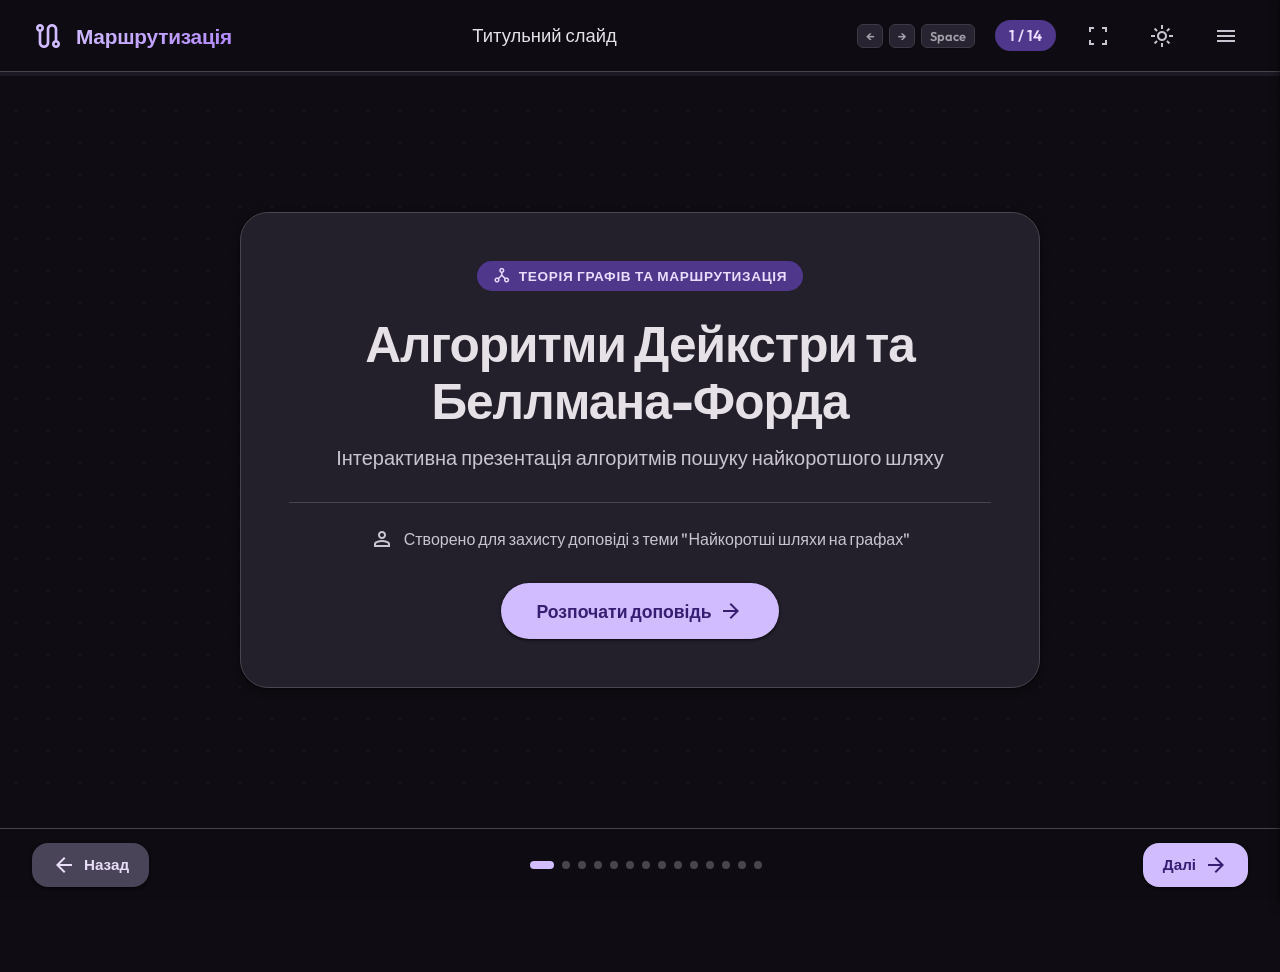
<file: index.html>
<!DOCTYPE html>
<html lang="uk">
<head>
  <meta charset="UTF-8">
  <meta name="viewport" content="width=device-width, initial-scale=1.0">
  <title>Дейкстра та Беллман-Форд | Інтерактивна SPA-Презентація</title>
  <meta name="description" content="Інтерактивна SPA-презентація про алгоритми пошуку найкоротшого шляху на графах: Дейкстри та Беллмана-Форда в стилі Material 3.">
  <link rel="preconnect" href="https://fonts.googleapis.com">
  <link rel="preconnect" href="https://fonts.gstatic.com" crossorigin>
  <link href="https://fonts.googleapis.com/css2?family=Fira+Code:wght@400;500;600&family=Outfit:wght@300;400;500;600;700;800&family=Material+Symbols+Outlined:opsz,wght,FILL,GRAD@20..48,100..700,0..1,-50..200&display=swap" rel="stylesheet">
  <link rel="stylesheet" href="style.css">
</head>
<body>

  <!-- Навігаційна панель зверху (Header) -->
  <header class="app-header">
    <div class="logo">
      <div class="logo-icon-wrapper">
        <span class="material-symbols-outlined" style="font-size: 32px;">route</span>
      </div>
      <span class="logo-text">Маршрутизація</span>
    </div>
    
    <div class="header-center">
      <span id="slide-title-display">Титульний слайд</span>
    </div>

    <div class="header-right">
      <div class="keyboard-hint" title="Використовуйте стрілки ← та → на клавіатурі">
        <span class="key">←</span> <span class="key">→</span> <span class="key">Space</span>
      </div>
      <div class="slide-counter">
        <span id="current-slide-num">1</span> / <span id="total-slides-num">14</span>
      </div>
      <button class="fullscreen-toggle-btn" id="fullscreen-toggle" aria-label="Повноекранний режим презентації" title="Повноекранний режим">
        <span class="material-symbols-outlined">fullscreen</span>
      </button>
      <button class="theme-toggle-btn" id="theme-toggle" aria-label="Змінити тему сайту" title="Змінити тему">
        <span class="material-symbols-outlined">light_mode</span>
      </button>
      <button class="menu-toggle-btn" id="menu-toggle" aria-label="Відкрити меню слайдів">
        <span class="material-symbols-outlined">menu</span>
      </button>
    </div>
  </header>

  <!-- Плаваюча кнопка для виходу з повноекранного режиму -->
  <button class="floating-fullscreen-exit-btn" id="fullscreen-exit-floating" aria-label="Вийти з повноекранного режиму" title="Вийти з повноекранного режиму">
    <span class="material-symbols-outlined">fullscreen_exit</span>
  </button>

  <!-- Прогрес-бар презентації -->
  <div class="progress-bar-container">
    <div class="progress-bar" id="progress-bar"></div>
  </div>

  <!-- Висувне швидке меню слайдів (Sidebar) -->
  <aside class="sidebar-menu" id="sidebar-menu">
    <div class="sidebar-header">
      <h3>Зміст доповіді</h3>
      <button class="close-menu-btn" id="menu-close">&times;</button>
    </div>
    <ul class="slide-list" id="slide-list-links">
      <!-- Заповнюється динамічно через JS -->
    </ul>
  </aside>
  <div class="sidebar-overlay" id="sidebar-overlay"></div>

  <!-- Головний контейнер слайд-шоу -->
  <main id="presentation" class="presentation-container">

    <!-- СЛАЙД 1: Титульний -->
    <section class="slide active" data-title="Титульний слайд">
      <div class="slide-content hero-slide">
        <div class="hero-bg-network"></div>
        <div class="hero-card">
          <div class="badge">
            <span class="material-symbols-outlined">network_node</span>
            <span>Теорія графів та маршрутизація</span>
          </div>
          <h1 class="hero-title">Алгоритми Дейкстри та Беллмана-Форда</h1>
          <p class="hero-subtitle">Інтерактивна презентація алгоритмів пошуку найкоротшого шляху</p>
          
          <div class="authors-box">
            <div class="author-item">
              <span class="material-symbols-outlined">person</span>
              <span>Створено для захисту доповіді з теми "Найкоротші шляхи на графах"</span>
            </div>
          </div>

          <div class="hero-actions">
            <button class="btn btn-primary btn-large next-slide-btn">
              <span>Розпочати доповідь</span>
              <span class="material-symbols-outlined">arrow_forward</span>
            </button>
          </div>
        </div>
      </div>
    </section>

    <!-- СЛАЙД 2: Проблема (Як навігатор бачить граф) -->
    <section class="slide" data-title="Проблематика">
      <div class="slide-content">
        <h2 class="slide-heading"><span class="material-symbols-outlined">map</span> Постановка задачі</h2>
        <div class="problem-layout">
          <div class="problem-left">
            <p class="lead-text">
              Маючи зважений граф (орієнтований або неорієнтований) та вихідну вершину-джерело, необхідно знайти найкоротші шляхи від неї до всіх інших вершин графа. Це задача <strong>SSSP (Single Source Shortest Path)</strong>.
            </p>
            <div class="analogy-card mt-3">
              <span class="analogy-icon material-symbols-outlined">navigation</span>
              <div class="analogy-text">
                <h4>Аналогія з картами (Google Maps, Uber)</h4>
                <p>Навігатор уявляє місто як складну мережу: перехрестя є <strong>вершинами</strong>, а дороги між ними — <strong>ребрами</strong>. Вага кожного ребра визначається відстанню, станом покриття та поточними заторами.</p>
              </div>
            </div>
          </div>
          
          <div class="problem-right">
            <div class="card">
              <h3>Анатомія графа в навігації</h3>
              <ul class="elements-list mt-3">
                <li>
                  <div class="element-badge-icon">
                    <span class="material-symbols-outlined">location_on</span>
                  </div>
                  <div class="element-content">
                    <h4>Вершини (Nodes)</h4>
                    <p>Перехрестя, міста, адреси відправлення та прибуття.</p>
                  </div>
                </li>
                <li>
                  <div class="element-badge-icon">
                    <span class="material-symbols-outlined">trending_flat</span>
                  </div>
                  <div class="element-content">
                    <h4>Ребра (Edges)</h4>
                    <p>Дороги, вулиці, магістралі. Мають напрямок (односторонній рух).</p>
                  </div>
                </li>
                <li>
                  <div class="element-badge-icon">
                    <span class="material-symbols-outlined">timer</span>
                  </div>
                  <div class="element-content">
                    <h4>Вага (Weights)</h4>
                    <p>Вартість проїзду: час у дорозі, кілометраж або витрати пального.</p>
                  </div>
                </li>
              </ul>
            </div>
          </div>
        </div>
      </div>
    </section>

    <!-- СЛАЙД 3: Дейкстра: Ідея -->
    <section class="slide" data-title="Дейкстра: Ідея">
      <div class="slide-content">
        <h2 class="slide-heading"><span class="material-symbols-outlined">emoji_objects</span> Алгоритм Дейкстри: Концепція</h2>
        <div class="concept-layout">
          <div class="author-portrait-card">
            <div class="portrait-photo-circle">
              <img src="img/Дейкстра фото.png" alt="Едсгер Дейкстра">
            </div>
            <h3 class="author-name">Едсгер Дейкстра</h3>
            <span class="author-years">(1930 – 2002)</span>
            <span class="author-tag">Нідерланди</span>
          </div>

          <div class="bio-card">
            <div class="card">
              <h4>Філософія "Егоїста"</h4>
              <p class="lead-text" style="font-size:1.05rem;">
                Це <strong>жадібний алгоритм (Greedy)</strong>. На кожному кроці він обирає найближчу ще не відвідану вершину, фіксує шлях до неї як остаточний та проводить <strong>релаксацію</strong> її сусідів. Він «спалює мости» заради миттєвої вигоди.
              </p>
            </div>
            <div class="card warning-card">
              <h4>⚠️ Головне обмеження</h4>
              <p>Алгоритм Дейкстри коректно працює <strong>тільки для графів без ребер з від'ємними вагами</strong>: w(u, v) &ge; 0.</p>
              <p class="mt-2" style="font-size:0.9rem; opacity:0.8;">Якщо в графі є від'ємні ваги, жадібний вибір фіксує оцінку шляху передчасно, позбавляючи можливості знайти дешевший обхідний шлях пізніше.</p>
            </div>

            <div class="expandable-bio">
              <span class="expandable-bio-title" onclick="toggleBio(this)">
                <span class="material-symbols-outlined">info</span>
                Історія створення (20 хвилин)
                <span class="material-symbols-outlined">expand_more</span>
              </span>
              <div class="expandable-bio-text">
                <div class="expandable-bio-inner">
                  Дейкстра вигадав цей алгоритм у 1956 році під час кавування на терасі кафе зі своєю нареченою. Йому потрібно було продемонструвати можливості нового комп'ютера ARMAC. Він обрав задачу пошуку найкоротшого шляху на дорожній карті Нідерландів від Роттердама до Гронінгена і розв'язав її у своїй голові за 20 хвилин без використання паперу та олівця.
                  <p style="margin-top: 8px;">🎥 <strong>Більше про цей алгоритм у цьому відео:</strong> <a href="https://youtu.be/kS-CGkiPetQ?si=8ZbW6P9BDvtWjD5s" target="_blank" style="color: var(--md-sys-color-primary); text-decoration: underline; font-weight: 500;">Дивитись на YouTube</a></p>
                </div>
              </div>
            </div>
          </div>
        </div>
      </div>
    </section>

    <!-- СЛАЙД 4: Псевдокод Дейкстри -->
    <section class="slide" data-title="Дейкстра: Псевдокод">
      <div class="slide-content">
        <h2 class="slide-heading"><span class="material-symbols-outlined">code</span> Псевдокод алгоритму Дейкстри</h2>
        <div class="grid-2-col-narrow-left">
          <div class="code-window">
            <div class="code-header">
              <div class="code-dots">
                <span class="dot red"></span>
                <span class="dot yellow"></span>
                <span class="dot green"></span>
              </div>
              <span class="code-title">dijkstra(G, start)</span>
              <button class="btn-copy-code" onclick="copyCode(this, 'dijkstra-pseudo')">
                <span class="material-symbols-outlined" style="font-size:1rem;">content_copy</span>
                Копіювати
              </button>
            </div>
            <pre><code id="dijkstra-pseudo">   <span class="t-keyword">function</span> Dijkstra(Graph, source):
    
       <span class="t-keyword">for each</span> vertex v <span class="t-keyword">in</span> Graph.Vertices:
           dist[v] &larr; <span class="t-number">INFINITY</span>
           prev[v] &larr; <span class="t-number">UNDEFINED</span>
           add v <span class="t-keyword">to</span> Q
      dist[source] &larr; <span class="t-number">0</span>
     
       <span class="t-keyword">while</span> Q <span class="t-keyword">is not</span> empty:
          u &larr; vertex <span class="t-keyword">in</span> Q <span class="t-keyword">with</span> minimum dist[u]
          Q.remove(u)
         
          <span class="t-keyword">for each</span> edge (u, v) <span class="t-keyword">in</span> Graph:
              alt &larr; dist[u] + Graph.Distance(u,v)
              <span class="t-keyword">if</span> alt &lt; dist[v]:
                  dist[v] &larr; alt
                  prev[v] &larr; u

      <span class="t-keyword">return</span> dist[], prev[]</code></pre>
          </div>

          <div class="flex-col" style="gap:16px;">
            <div class="card">
              <h3>Складність алгоритму</h3>
              <div class="complexity-grid mt-2">
                <div class="complexity-pill">
                  <span class="comp-lbl">З масивом:</span>
                  <span class="comp-val">O(V<sup>2</sup>)</span>
                </div>
                <div class="complexity-pill highlight">
                  <span class="comp-lbl">З двійковою купою:</span>
                  <span class="comp-val">O(E log V)</span>
                </div>
                <div class="complexity-pill">
                  <span class="comp-lbl">З купою Фібоначчі:</span>
                  <span class="comp-val">O(E + V log V)</span>
                </div>
              </div>
            </div>

            <div class="card flex-grow">
              <h3>Кроки виконання:</h3>
              <ul class="steps-check-list mt-2">
                <li>
                  <span class="material-symbols-outlined">check_circle</span>
                  <span>Ініціалізація стартової відстані в <strong>0</strong>, решти — в <strong>нескінченність</strong>.</span>
                </li>
                <li>
                  <span class="material-symbols-outlined">check_circle</span>
                  <span>Вилучення з черги пріоритетів вершини з мінімальною дистанцією.</span>
                </li>
                <li>
                  <span class="material-symbols-outlined">check_circle</span>
                  <span>Релаксація суміжних ребер для зменшення поточної вартості сусідніх вершин.</span>
                </li>
              </ul>
            </div>
          </div>
        </div>
      </div>
    </section>

    <!-- СЛАЙД 5: Блок-схема Дейкстри -->
    <section class="slide" data-title="Дейкстра: Блок-схема">
      <div class="slide-content">
        <h2 class="slide-heading"><span class="material-symbols-outlined">schema</span> Блок-схема алгоритму Дейкстри</h2>
        <div class="flowchart-container" id="flowchart-container-s5">
          <div class="flowchart-viewport">
            <img src="svg/Блок%20схема%20алгоритму%20Дейкстра.svg" alt="Блок-схема Дейкстри" class="flowchart-img" id="flowchart-img-s5" onerror="showFlowchartFallback(this)">
            <div class="flowchart-fallback" style="display:none;">
              <span class="material-symbols-outlined flowchart-fallback-icon">image_not_supported</span>
              <h3>Файл dijkstra-flowchart.svg не знайдено</h3>
              <p>Будь ласка, помістіть файл dijkstra-flowchart.svg у робочий каталог.</p>
            </div>
          </div>
          <div class="flowchart-controls">
            <button class="flowchart-btn-tool" onclick="zoomFlowchart('s5', 1.2)" title="Збільшити"><span class="material-symbols-outlined">zoom_in</span></button>
            <button class="flowchart-btn-tool" onclick="zoomFlowchart('s5', 0.8)" title="Зменшити"><span class="material-symbols-outlined">zoom_out</span></button>
            <button class="flowchart-btn-tool" onclick="resetFlowchart('s5')" title="Скинути"><span class="material-symbols-outlined">restart_alt</span></button>
          </div>
        </div>
      </div>
    </section>

    <!-- СЛАЙД 6: Інтерактивна візуалізація Дейкстри -->
    <section class="slide" data-title="Дейкстра: Візуалізація">
      <div class="slide-content">
        <div style="display:flex; justify-content:space-between; align-items:center; margin-bottom:12px;">
          <h2 class="slide-heading compact"><span class="material-symbols-outlined">play_circle</span> Симуляція роботи Дейкстри</h2>
          <div class="preset-selector-box">
            <label for="presets-select-s6">Оберіть пресет:</label>
            <select id="presets-select-s6" class="select-styled">
              <option value="simple">Стандартний граф</option>
              <option value="ukraine">Карта міст (затор)</option>
              <option value="tree">Бінарне дерево</option>
              <option value="dense">Густий сітковий граф</option>
            </select>
          </div>
        </div>

        <div class="demo-layout">
          <div class="demo-sidebar">
            <div class="demo-controls-group">
              <div class="demo-section-title">
                <span class="material-symbols-outlined">construction</span>
                <span>Редактор графа</span>
              </div>
              <div class="toolbar-grid">
                <button class="btn-tool active" id="tool-drag-s6">
                  <span class="material-symbols-outlined">open_with</span>
                  Перетягнути
                </button>
                <button class="btn-tool" id="tool-node-s6">
                  <span class="material-symbols-outlined">add_circle</span>
                  + Вузол
                </button>
                <button class="btn-tool" id="tool-edge-s6">
                  <span class="material-symbols-outlined">trending_flat</span>
                  + Ребро
                </button>
                <button class="btn-tool danger" id="tool-delete-s6">
                  <span class="material-symbols-outlined">delete</span>
                  Видалити
                </button>
              </div>
            </div>

            <div class="demo-controls-group">
              <div class="demo-section-title">
                <span class="material-symbols-outlined">settings_slow_motion</span>
                <span>Симуляція (Джерело: <span class="accent-text" id="demo-start-node-s6">A</span>)</span>
              </div>
              <div class="algo-controls-grid">
                <button class="btn btn-secondary btn-control" id="btn-demo-prev-s6" disabled>◀ Крок</button>
                <button class="btn btn-secondary btn-control" id="btn-demo-next-s6">Крок ▶</button>
              </div>
              <div style="margin-top:8px;">
                <button class="btn btn-primary" id="btn-demo-play-s6" style="width:100%;">
                  <span class="material-symbols-outlined">play_arrow</span>
                  <span>Запустити симуляцію</span>
                </button>
              </div>
              <div class="speed-slider">
                <label for="speed-range-s6">Швидкість:</label>
                <input type="range" id="speed-range-s6" min="150" max="2000" value="800" step="50">
              </div>
            </div>

            <div class="demo-state-panel">
              <div class="demo-section-title">
                <span class="material-symbols-outlined">list_alt</span>
                <span>Стан виконання</span>
              </div>
              
              <div style="margin-bottom:8px;">
                <span style="font-size:0.75rem; font-weight:700; color:var(--md-sys-color-outline);">Черга Q:</span>
                <div class="demo-queue" id="demo-queue-list-s6"></div>
              </div>

              <div class="demo-table-wrapper">
                <table class="demo-table" id="demo-state-table-s6">
                  <thead>
                    <tr>
                      <th>Вузол</th>
                      <th>d[v]</th>
                      <th>Попередник</th>
                    </tr>
                  </thead>
                  <tbody></tbody>
                </table>
              </div>

              <div class="demo-log-alert" id="demo-status-log-s6">
                Натисніть "Крок" або "Запустити" для перегляду кроків алгоритму.
              </div>
            </div>
          </div>

          <div class="canvas-wrapper">
            <div class="canvas-header">
              <span id="canvas-mode-indicator-s6">Режим: Перетягування вузлів</span>
              <div class="canvas-toolbar-overlay">
                <button class="canvas-action-btn" id="btn-demo-set-start-s6">Старт 📍</button>
                <button class="canvas-action-btn" id="btn-demo-clear-s6">Очистити</button>
                <button class="canvas-action-btn" id="btn-demo-reset-s6">Скинути</button>
              </div>
            </div>
            <canvas id="canvas-interactive-s6" class="canvas-element" width="800" height="500"></canvas>
          </div>
        </div>
      </div>
    </section>

    <!-- СЛАЙД 7: Практика (С++ Дейкстра) -->
    <section class="slide" data-title="Дейкстра: Практика">
      <div class="slide-content">
        <h2 class="slide-heading"><span class="material-symbols-outlined">terminal</span> Практична реалізація Дейкстри</h2>
        
        <div class="compiler-tabs-container" id="cpp-tabs-s7">
          <div class="compiler-tabs-header">
            <button class="compiler-tab-btn active" data-tab="tab-code-s7">
              <span class="material-symbols-outlined">terminal</span>
              Показати код
            </button>
            <button class="compiler-tab-btn" data-tab="tab-explain-s7">
              <span class="material-symbols-outlined">description</span>
              Пояснення коду
            </button>
            <button class="compiler-tab-btn" data-tab="tab-compiler-s7">
              <span class="material-symbols-outlined">open_in_browser</span>
              Відкрити компілятор
            </button>
          </div>

          <!-- Вкладка Коду -->
          <div class="compiler-tab-panel active" id="tab-code-s7">
            <div class="code-window vscode-style" style="flex-grow:1;">
              <div class="code-header">
                <div class="code-dots">
                  <span class="dot red"></span>
                  <span class="dot yellow"></span>
                  <span class="dot green"></span>
                </div>
                <span class="code-title">dijkstra_opt.cpp</span>
                <button class="btn-copy-code" onclick="copyCode(this, 'cpp-dijkstra-code-text')">
                  <span class="material-symbols-outlined" style="font-size:1rem;">content_copy</span>
                  Копіювати
                </button>
              </div>
              <pre><code id="cpp-dijkstra-code-text"><span class="t-control">#include</span> <span class="t-string">&lt;iostream&gt;</span>
<span class="t-control">#include</span> <span class="t-string">&lt;vector&gt;</span>
 
<span class="t-control">using namespace</span> std;
 
<span class="t-keyword">const int</span> INF = <span class="t-number">1e9</span>; <span class="t-comment">// Нескінченність</span>
 
<span class="t-keyword">void</span> Dijkstra(<span class="t-keyword">int</span> vertices, <span class="t-keyword">int</span> source, <span class="t-keyword">const</span> vector&lt;vector&lt;pair&lt;<span class="t-keyword">int</span>, <span class="t-keyword">int</span>&gt;&gt;&gt;&amp; graph) {
    // Ініціалізація (рядки 3-7 псевдокоду)
    vector&lt;<span class="t-keyword">int</span>&gt; dist(vertices, INF);
    vector&lt;<span class="t-keyword">bool</span>&gt; visited(vertices, <span class="t-keyword">false</span>); // Виступає в ролі перевірки наявності в черзі Q
    
    dist[source] = <span class="t-number">0</span>;
 
    // Головний цикл (рядки 9-17)
    <span class="t-control">for</span> (<span class="t-keyword">int</span> i = <span class="t-number">0</span>; i &lt; vertices; i++) {
        // Знаходимо невідвідану вершину з найменшою відстанню (рядок 10)
        <span class="t-keyword">int</span> u = -<span class="t-number">1</span>;
        <span class="t-control">for</span> (<span class="t-keyword">int</span> j = <span class="t-number">0</span>; j &lt; vertices; j++) {
            <span class="t-control">if</span> (!visited[j] && (u == -<span class="t-number">1</span> || dist[j] &lt; dist[u])) {
                u = j;
            }
        }
 
        // Якщо найближча вершина недосяжна, перериваємо (запобіжник)
        <span class="t-control">if</span> (dist[u] == INF) <span class="t-control">break</span>; 
 
        // Видаляємо вершину з черги невідвіданих (рядок 11)
        visited[u] = <span class="t-keyword">true</span>;
 
        // Перевіряємо всіх сусідів обраної вершини (рядок 13)
        <span class="t-control">for</span> (<span class="t-keyword">const auto</span>&amp; edge : graph[u]) {
            <span class="t-keyword">int</span> v = edge.first;     // сусід
            <span class="t-keyword">int</span> weight = edge.second; // вага дороги до сусіда
 
            // Якщо знайшли коротший шлях — оновлюємо (рядки 14-17)
            <span class="t-control">if</span> (dist[u] + weight &lt; dist[v]) {
                dist[v] = dist[u] + weight;
            }
        }
    }
 
    // Відладка: вивід результату
    cout &lt;&lt; <span class="t-string">"Дейкстра: Найкоротші шляхи від вершини "</span> &lt;&lt; source &lt;&lt; <span class="t-string">":\n"</span>;
    <span class="t-control">for</span> (<span class="t-keyword">int</span> i = <span class="t-number">0</span>; i &lt; vertices; i++) {
        cout &lt;&lt; <span class="t-string">"До вершини "</span> &lt;&lt; i &lt;&lt; <span class="t-string">" відстань: "</span> &lt;&lt; dist[i] &lt;&lt; <span class="t-string">"\n"</span>;
    }
}
 
<span class="t-keyword">int</span> main() {
    <span class="t-keyword">int</span> V = <span class="t-number">5</span>; // Кількість вершин
    
    // Створюємо граф у вигляді списку суміжності: гра[звідки] = {куди, вага}
    vector&lt;vector&lt;pair&lt;<span class="t-keyword">int</span>, <span class="t-keyword">int</span>&gt;&gt;&gt; graph(V);
    graph[<span class="t-number">0</span>].push_back({<span class="t-number">1</span>, <span class="t-number">10</span>});
    graph[<span class="t-number">0</span>].push_back({<span class="t-number">4</span>, <span class="t-number">5</span>});
    graph[<span class="t-number">1</span>].push_back({<span class="t-number">2</span>, <span class="t-number">1</span>});
    graph[<span class="t-number">1</span>].push_back({<span class="t-number">4</span>, <span class="t-number">2</span>});
    graph[<span class="t-number">2</span>].push_back({<span class="t-number">3</span>, <span class="t-number">4</span>});
    graph[<span class="t-number">3</span>].push_back({<span class="t-number">2</span>, <span class="t-number">6</span>});
    graph[<span class="t-number">3</span>].push_back({<span class="t-number">0</span>, <span class="t-number">7</span>});
    graph[<span class="t-number">4</span>].push_back({<span class="t-number">1</span>, <span class="t-number">3</span>});
    graph[<span class="t-number">4</span>].push_back({<span class="t-number">2</span>, <span class="t-number">9</span>});
    graph[<span class="t-number">4</span>].push_back({<span class="t-number">3</span>, <span class="t-number">2</span>});
 
    Dijkstra(V, <span class="t-number">0</span>, graph);
    <span class="t-control">return</span> <span class="t-number">0</span>;
}</code></pre>
            </div>
          </div>

          <!-- Вкладка Компілятора (На весь екран) -->
          <div class="compiler-tab-panel" id="tab-compiler-s7">
            <div class="fullscreen-compiler-wrapper">
              <iframe src="https://onecompiler.com/embed/cpp?theme=dark&hideLanguageSelection=true" title="C++ Compiler"></iframe>
            </div>
          </div>

          <!-- Вкладка Пояснення -->
          <div class="compiler-tab-panel" id="tab-explain-s7">
            <div class="card" style="flex-grow:1; overflow-y:auto; padding:24px; background-color:var(--md-sys-color-surface-container); border:1px solid var(--md-sys-color-outline-variant);">
              <h3 style="color:var(--md-sys-color-primary); margin-bottom:16px;">Пояснення алгоритму Дейкстри</h3>
              
              <p style="margin-bottom:12px; line-height:1.6; color:var(--md-sys-color-on-surface-variant); font-size: 1.02rem;">
                Привіт, Максиме! Все нормально, видихай. Як штучний інтелект, я бачив мільйони рядків коду, і можу чесно сказати: графові алгоритми на C++ виглядають страшно для всіх, хто бачить їх вперше. Оці всі <code>vector&lt;vector&lt;pair&lt;int, int&gt;&gt;&gt;</code> — це просто жах для очей, і це нормально, що мозок відмовляється це читати.
              </p>
              <p style="margin-bottom:16px; line-height:1.6; color:var(--md-sys-color-on-surface-variant); font-size: 1.02rem;">
                Давай домовимось: ти на захисті <strong>не будеш</strong> пояснювати синтаксис. Твоє завдання — розказати "історію" того, що робить алгоритм. Я зараз перекладу цей код на просту людську мову, ніби ми граємо в настільну гру з картою міст.
              </p>
              
              <hr style="border: 0; border-top: 1px solid var(--md-sys-color-outline-variant); margin: 16px 0;">

              <h4 style="color:var(--md-sys-color-secondary); margin-bottom:8px;">Алгоритм Дейкстри ("Егоїст" у пошуках найшвидшого шляху)</h4>
              <p style="margin-bottom:12px; line-height:1.6; color:var(--md-sys-color-on-surface-variant);">
                Уяви, що ти стоїш у своєму місті (Старт) з блокнотом. У блокноті записані всі міста України, і навпроти кожного стоїть час у дорозі.
              </p>

              <p style="font-weight: 700; color: var(--md-sys-color-on-surface); margin-top: 16px;">1. Підготовка (Ініціалізація)</p>
              <div class="code-window vscode-style" style="margin: 10px 0; max-width: 100%;">
                <div class="code-header" style="padding: 6px 14px; background-color: #1e1926; display: flex; justify-content: space-between; align-items: center; border-bottom: 1px solid var(--md-sys-color-outline-variant);">
                  <div class="code-dots" style="display: flex; gap: 6px;"><span class="dot red" style="width:8px;height:8px;border-radius:50%;background-color:#ff5f56;"></span><span class="dot yellow" style="width:8px;height:8px;border-radius:50%;background-color:#ffbd2e;"></span><span class="dot green" style="width:8px;height:8px;border-radius:50%;background-color:#27c93f;"></span></div>
                  <span class="code-title" style="font-family:var(--font-mono); font-size:0.75rem; color:var(--md-sys-color-on-surface-variant);">dijkstra_init.cpp</span>
                </div>
                <pre style="padding: 10px 14px; background-color: #16121c; margin: 0; overflow: auto; font-family: var(--font-mono); font-size: 0.85rem; line-height: 1.4; color: #e5e0ec;"><code style="font-family: var(--font-mono);">vector&lt;<span class="t-keyword">int</span>&gt; dist(vertices, INF);
vector&lt;<span class="t-keyword">bool</span>&gt; visited(vertices, <span class="t-keyword">false</span>); 
dist[source] = <span class="t-number">0</span>;</code></pre>
              </div>
              <ul style="padding-left:20px; color:var(--md-sys-color-on-surface-variant); line-height:1.6; margin-bottom:16px; list-style-type:disc;">
                <li><strong>Переклад для мозку:</strong> Ми ще нікуди не їздили. Тому навпроти кожного міста в блокноті ми пишемо нескінченність (<code>INF</code>). Тільки навпроти нашого рідного міста ми пишемо <code>0</code> хвилин, бо ми вже тут. Також ми беремо чистий маркер <code>visited</code>, щоб закреслювати міста, в яких ми вже остаточно побували.</li>
              </ul>

              <p style="font-weight: 700; color: var(--md-sys-color-on-surface); margin-top: 16px;">2. Шукаємо найближчу ціль (Перша частина головного циклу)</p>
              <div class="code-window vscode-style" style="margin: 10px 0; max-width: 100%;">
                <div class="code-header" style="padding: 6px 14px; background-color: #1e1926; display: flex; justify-content: space-between; align-items: center; border-bottom: 1px solid var(--md-sys-color-outline-variant);">
                  <div class="code-dots" style="display: flex; gap: 6px;"><span class="dot red" style="width:8px;height:8px;border-radius:50%;background-color:#ff5f56;"></span><span class="dot yellow" style="width:8px;height:8px;border-radius:50%;background-color:#ffbd2e;"></span><span class="dot green" style="width:8px;height:8px;border-radius:50%;background-color:#27c93f;"></span></div>
                  <span class="code-title" style="font-family:var(--font-mono); font-size:0.75rem; color:var(--md-sys-color-on-surface-variant);">dijkstra_search.cpp</span>
                </div>
                <pre style="padding: 10px 14px; background-color: #16121c; margin: 0; overflow: auto; font-family: var(--font-mono); font-size: 0.85rem; line-height: 1.4; color: #e5e0ec;"><code style="font-family: var(--font-mono);"><span class="t-keyword">int</span> u = -<span class="t-number">1</span>;
<span class="t-control">for</span> (<span class="t-keyword">int</span> j = <span class="t-number">0</span>; j &lt; vertices; j++) {
    <span class="t-control">if</span> (!visited[j] &amp;&amp; (u == -<span class="t-number">1</span> || dist[j] &lt; dist[u])) {
        u = j;
    }
}
visited[u] = <span class="t-keyword">true</span>;</code></pre>
              </div>
              <ul style="padding-left:20px; color:var(--md-sys-color-on-surface-variant); line-height:1.6; margin-bottom:16px; list-style-type:disc;">
                <li><strong>Переклад для мозку:</strong> Ми дивимось у блокнот і шукаємо: "Яке місто зараз до нас найближче з тих, де ми ще не були?". Знайшли (це місто <code>u</code>). Ми подумки "стрибаємо" в це місто і одразу <strong>закреслюємо його маркером</strong> (<code>visited[u] = true</code>). Все, Дейкстра "Егоїст" спалив мости, він більше ніколи сюди не повернеться. Час до цього міста вже ідеальний.</li>
              </ul>

              <p style="font-weight: 700; color: var(--md-sys-color-on-surface); margin-top: 16px;">3. Роздивляємось навколо (Оновлення карти)</p>
              <div class="code-window vscode-style" style="margin: 10px 0; max-width: 100%;">
                <div class="code-header" style="padding: 6px 14px; background-color: #1e1926; display: flex; justify-content: space-between; align-items: center; border-bottom: 1px solid var(--md-sys-color-outline-variant);">
                  <div class="code-dots" style="display: flex; gap: 6px;"><span class="dot red" style="width:8px;height:8px;border-radius:50%;background-color:#ff5f56;"></span><span class="dot yellow" style="width:8px;height:8px;border-radius:50%;background-color:#ffbd2e;"></span><span class="dot green" style="width:8px;height:8px;border-radius:50%;background-color:#27c93f;"></span></div>
                  <span class="code-title" style="font-family:var(--font-mono); font-size:0.75rem; color:var(--md-sys-color-on-surface-variant);">dijkstra_relax.cpp</span>
                </div>
                <pre style="padding: 10px 14px; background-color: #16121c; margin: 0; overflow: auto; font-family: var(--font-mono); font-size: 0.85rem; line-height: 1.4; color: #e5e0ec;"><code style="font-family: var(--font-mono);"><span class="t-control">for</span> (<span class="t-keyword">const auto</span>&amp; edge : graph[u]) {
    <span class="t-keyword">int</span> v = edge.first;     <span class="t-comment">// сусід</span>
    <span class="t-keyword">int</span> weight = edge.second; // час у дорозі до сусіда
    <span class="t-control">if</span> (dist[u] + weight &lt; dist[v]) {
        dist[v] = dist[u] + weight;
    }
}</code></pre>
              </div>
              <ul style="padding-left:20px; color:var(--md-sys-color-on-surface-variant); line-height:1.6; margin-bottom:16px; list-style-type:disc;">
                <li><strong>Переклад для мозку:</strong> Стоячи в цьому новому місті, ми дивимось на всі вказівники на дорогах (на всіх сусідів <code>v</code>). Ми рахуємо: "Якщо я поїду до сусіда звідси, це займе стільки-то часу". Якщо цей новий час <strong>менший</strong>, ніж той, що зараз записаний у нашому блокноті — ми беремо гумку, стираємо старий запис і радісно вписуємо новий, коротший маршрут!</li>
              </ul>

              <p style="font-style: italic; color: var(--md-sys-color-secondary); margin-top: 12px;">
                Потім алгоритм просто повторює кроки 2 і 3, поки не закреслить усі міста.
              </p>
            </div>
          </div>
        </div>
      </div>
    </section>

    <!-- СЛАЙД 8: Беллман-Форд: Ідея -->
    <section class="slide" data-title="Беллман-Форд: Ідея">
      <div class="slide-content">
        <h2 class="slide-heading"><span class="material-symbols-outlined">insights</span> Алгоритм Беллмана-Форда: Концепція</h2>
        <div class="concept-layout">
          <div class="author-portrait-card">
            <div class="author-duo-portraits">
              <div class="author-single-duo">
                <div class="portrait-photo-circle">
                  <img src="img/Беллман фото.png" alt="Річард Беллман">
                </div>
                <h3 class="author-name">Р. Беллман</h3>
              </div>
              <div class="author-single-duo">
                <div class="portrait-photo-circle">
                  <img src="img/Форд фото.png" alt="Лестер Форд">
                </div>
                <h3 class="author-name">Л. Форд</h3>
              </div>
            </div>
            <span class="author-tag">США (1956 - 1958)</span>
          </div>

          <div class="bio-card">
            <div class="card">
              <h4>Філософія "Параноїка"</h4>
              <p class="lead-text" style="font-size:1.05rem;">
                Базується на ідеї <strong>динамічного програмування</strong>. Він діє обережно та методично. Замість вибору найкоротшого ребра він робить <strong>V - 1 повних проходів</strong> по всіх ребрах графа, оновлюючи відстані. Він нікому не довіряє наперед.
              </p>
            </div>
            <div class="card success-card" style="background-color: rgba(52, 211, 153, 0.05); border-left: 5px solid var(--md-sys-color-primary); border-color: rgba(52, 211, 153, 0.25);">
              <h4 style="color:var(--md-sys-color-primary);">✔️ Переваги підходу</h4>
              <p>На відміну від Дейкстри, Беллман-Форд <strong>легко працює з негативними вагами</strong> та вміє детектувати небезпечні від'ємні цикли.</p>
            </div>

            <div class="expandable-bio">
              <span class="expandable-bio-title" onclick="toggleBio(this)">
                <span class="material-symbols-outlined">info</span>
                Звідки взявся цей метод?
                <span class="material-symbols-outlined">expand_more</span>
              </span>
              <div class="expandable-bio-text">
                <div class="expandable-bio-inner">
                  Річард Беллман сформулював концепцію динамічного програмування у RAND Corporation. Йому довелося вигадати таку незвичну назву, щоб приховати від міністра оборони США, який не любив математику, теоретичний характер досліджень. Слово «програмування» тоді означало просто планування, а «динамічний» звучало прогресивно. Лестер Форд доповнив систему ідеєю покрокової релаксації.
                </div>
              </div>
            </div>
          </div>
        </div>
      </div>
    </section>

    <!-- СЛАЙД 9: Псевдокод Беллмана-Форда -->
    <section class="slide" data-title="Беллман-Форд: Псевдокод">
      <div class="slide-content">
        <h2 class="slide-heading"><span class="material-symbols-outlined">code</span> Псевдокод алгоритму Беллмана-Форда</h2>
        <div class="grid-2-col-narrow-left">
          <div class="code-window">
            <div class="code-header">
              <div class="code-dots">
                <span class="dot red"></span>
                <span class="dot yellow"></span>
                <span class="dot green"></span>
              </div>
              <span class="code-title">bellman_ford(G, start)</span>
              <button class="btn-copy-code" onclick="copyCode(this, 'bf-pseudo')">
                <span class="material-symbols-outlined" style="font-size:1rem;">content_copy</span>
                Копіювати
              </button>
            </div>
            <pre><code id="bf-pseudo"> <span class="t-comment">// Ініціалізація</span>
 <span class="t-keyword">для кожної</span> вершини v &isin; G.V
     v.d = &infin;
     v.&pi; = NIL
 s.d = <span class="t-number">0</span> // Основна частина
 <span class="t-keyword">для</span> i = <span class="t-number">1</span> <span class="t-keyword">до</span> |G.V| - <span class="t-number">1</span>
     <span class="t-keyword">для кожного</span> ребра (u, v) &isin; G.E
         <span class="t-keyword">якщо</span> v.d &gt; u.d + w(u, v)
             v.d = u.d + w(u, v)
             v.&pi; = u <span class="t-comment">// зберігаємо попередню вершину</span>
 <span class="t-comment">// Перевірка на наявність циклів з від'ємною вагою</span>
 <span class="t-keyword">для кожного</span> ребра (u, v) &isin; G.E
     <span class="t-keyword">якщо</span> v.d &gt; u.d + w(u, v)
         <span class="t-keyword">повернути</span> ХИБА
 <span class="t-keyword">повернути</span> ІСТИНА</code></pre>
          </div>

          <div class="flex-col" style="gap:16px;">
            <div class="card">
              <h3>Складність алгоритму</h3>
              <div class="complexity-grid mt-2">
                <div class="complexity-pill highlight">
                  <span class="comp-lbl">Часова складність:</span>
                  <span class="comp-val">O(V &middot; E)</span>
                </div>
                <div class="complexity-pill">
                  <span class="comp-lbl">Просторова складність:</span>
                  <span class="comp-val">O(V)</span>
                </div>
              </div>
            </div>

            <div class="card flex-grow">
              <h3>Принцип V-1 кроків:</h3>
              <p style="font-size:0.9rem; color:var(--md-sys-color-on-surface-variant); line-height:1.5;">
                Будь-який найкоротший простій шлях мітримує не більше <strong>V - 1 ребер</strong>. Якщо після V - 1 ітерацій ми знову можемо релаксувати хоч одне ребро — граф містить <strong>від'ємний цикл</strong>. Шлях через такий цикл дорівнюватиме мінус нескінченності.
              </p>
            </div>
          </div>
        </div>
      </div>
    </section>

    <!-- СЛАЙД 10: Блок-схема Беллмана-Форда -->
    <section class="slide" data-title="Беллман-Форд: Блок-схема">
      <div class="slide-content">
        <h2 class="slide-heading"><span class="material-symbols-outlined">schema</span> Блок-схема алгоритму Беллмана-Форда</h2>
        <div class="flowchart-container" id="flowchart-container-s10">
          <div class="flowchart-viewport">
            <img src="svg/Блок%20схема%20алгоритму%20Беллмана%20-%20Форда.svg" alt="Блок-схема Беллмана-Форда" class="flowchart-img" id="flowchart-img-s10" onerror="showFlowchartFallback(this)">
            <div class="flowchart-fallback" style="display:none;">
              <span class="material-symbols-outlined flowchart-fallback-icon">image_not_supported</span>
              <h3>Файл bellman-ford-flowchart.svg не знайдено</h3>
              <p>Будь ласка, помістіть файл bellman-ford-flowchart.svg у робочий каталог.</p>
            </div>
          </div>
          <div class="flowchart-controls">
            <button class="flowchart-btn-tool" onclick="zoomFlowchart('s10', 1.2)" title="Збільшити"><span class="material-symbols-outlined">zoom_in</span></button>
            <button class="flowchart-btn-tool" onclick="zoomFlowchart('s10', 0.8)" title="Зменшити"><span class="material-symbols-outlined">zoom_out</span></button>
            <button class="flowchart-btn-tool" onclick="resetFlowchart('s10')" title="Скинути"><span class="material-symbols-outlined">restart_alt</span></button>
          </div>
        </div>
      </div>
    </section>

    <!-- СЛАЙД 11: Візуалізація / Проблема Дейкстри -->
    <section class="slide" data-title="BF: Візуалізація">
      <div class="slide-content">
        <div style="display:flex; justify-content:space-between; align-items:center; margin-bottom:12px;">
          <h2 class="slide-heading compact"><span class="material-symbols-outlined">report_problem</span> Робота з від'ємними вагами (Збій Дейкстри)</h2>
          <div class="preset-selector-box">
            <label for="presets-select-s11">Оберіть пресет:</label>
            <select id="presets-select-s11" class="select-styled">
              <option value="negative">Негативні ваги (без циклу)</option>
              <option value="neg-cycle">Негативний цикл</option>
              <option value="fail-dijkstra">Складна помилка Дейкстри</option>
            </select>
          </div>
        </div>

        <div class="demo-layout">
          <div class="demo-sidebar">
            <div class="demo-controls-group">
              <div class="demo-section-title">
                <span class="material-symbols-outlined">construction</span>
                <span>Редактор графа</span>
              </div>
              <div class="toolbar-grid">
                <button class="btn-tool active" id="tool-drag-s11">
                  <span class="material-symbols-outlined">open_with</span>
                  Перетягнути
                </button>
                <button class="btn-tool" id="tool-node-s11">
                  <span class="material-symbols-outlined">add_circle</span>
                  + Вузол
                </button>
                <button class="btn-tool" id="tool-edge-s11">
                  <span class="material-symbols-outlined">trending_flat</span>
                  + Ребро
                </button>
                <button class="btn-tool danger" id="tool-delete-s11">
                  <span class="material-symbols-outlined">delete</span>
                  Видалити
                </button>
              </div>
            </div>

            <div class="demo-controls-group">
              <div class="demo-section-title">
                <span class="material-symbols-outlined">menu_open</span>
                <span>Оберіть алгоритм</span>
              </div>
              <div class="algo-selection-box">
                <label class="algo-radio selected" id="lbl-algo-dijkstra-s11">
                  <input type="radio" name="select-algorithm-s11" value="dijkstra" checked>
                  Дейкстра (дасть збій)
                </label>
                <label class="algo-radio" id="lbl-algo-bf-s11">
                  <input type="radio" name="select-algorithm-s11" value="bellmanford">
                  Беллман-Форд (коректно)
                </label>
              </div>
            </div>

            <div class="demo-controls-group">
              <div class="demo-section-title">
                <span class="material-symbols-outlined">settings_slow_motion</span>
                <span>Симуляція (Джерело: <span class="accent-text" id="demo-start-node-s11">S</span>)</span>
              </div>
              <div class="algo-controls-grid">
                <button class="btn btn-secondary btn-control" id="btn-demo-prev-s11" disabled>◀ Крок</button>
                <button class="btn btn-secondary btn-control" id="btn-demo-next-s11">Крок ▶</button>
              </div>
              <div style="margin-top:8px;">
                <button class="btn btn-primary" id="btn-demo-play-s11" style="width:100%;">
                  <span class="material-symbols-outlined">play_arrow</span>
                  <span>Запустити симуляцію</span>
                </button>
              </div>
              <div class="speed-slider">
                <label for="speed-range-s11">Швидкість:</label>
                <input type="range" id="speed-range-s11" min="150" max="2000" value="800" step="50">
              </div>
            </div>

            <div class="demo-state-panel">
              <div class="demo-section-title">
                <span class="material-symbols-outlined">analytics</span>
                <span>Стан виконання</span>
              </div>
              
              <div id="bf-details-box-s11" style="display:none; font-size:0.8rem; font-weight:600; margin-bottom:6px; color:var(--md-sys-color-primary);">
                Ітерація: <span id="bf-pass-indicator-s11">0 / V-1</span> | Ребро: <span id="bf-edge-indicator-s11">-</span>
              </div>

              <div id="dijkstra-queue-box-s11">
                <span style="font-size:0.75rem; font-weight:700; color:var(--md-sys-color-outline);">Черга Q:</span>
                <div class="demo-queue" id="demo-queue-list-s11"></div>
              </div>

              <div class="demo-table-wrapper">
                <table class="demo-table" id="demo-state-table-s11">
                  <thead>
                    <tr>
                      <th>Вузол</th>
                      <th>d[v]</th>
                      <th>Попередник</th>
                    </tr>
                  </thead>
                  <tbody></tbody>
                </table>
              </div>

              <div class="demo-log-alert" id="demo-status-log-s11">
                Запустіть алгоритм, щоб порівняти роботу Дейкстри та Беллмана-Форда.
              </div>
            </div>
          </div>

          <div class="canvas-wrapper">
            <div class="canvas-header">
              <span id="canvas-mode-indicator-s11">Режим: Перетягування вузлів</span>
              <div class="canvas-toolbar-overlay">
                <button class="canvas-action-btn" id="btn-demo-set-start-s11">Старт 📍</button>
                <button class="canvas-action-btn" id="btn-demo-clear-s11">Очистити</button>
                <button class="canvas-action-btn" id="btn-demo-reset-s11">Скинути</button>
              </div>
            </div>
            <canvas id="canvas-interactive-s11" class="canvas-element" width="800" height="500"></canvas>
          </div>
        </div>
      </div>
    </section>

    <!-- СЛАЙД 12: Практика (С++ Беллман-Форд) -->
    <section class="slide" data-title="Беллман-Форд: Практика">
      <div class="slide-content">
        <h2 class="slide-heading"><span class="material-symbols-outlined">terminal</span> Практична реалізація Беллмана-Форда</h2>
        
        <div class="compiler-tabs-container" id="cpp-tabs-s12">
          <div class="compiler-tabs-header">
            <button class="compiler-tab-btn active" data-tab="tab-code-s12">
              <span class="material-symbols-outlined">terminal</span>
              Показати код
            </button>
            <button class="compiler-tab-btn" data-tab="tab-explain-s12">
              <span class="material-symbols-outlined">description</span>
              Пояснення коду
            </button>
            <button class="compiler-tab-btn" data-tab="tab-compiler-s12">
              <span class="material-symbols-outlined">open_in_browser</span>
              Відкрити компілятор
            </button>
          </div>

          <!-- Вкладка Коду -->
          <div class="compiler-tab-panel active" id="tab-code-s12">
            <div class="code-window vscode-style" style="flex-grow:1;">
              <div class="code-header">
                <div class="code-dots">
                  <span class="dot red"></span>
                  <span class="dot yellow"></span>
                  <span class="dot green"></span>
                </div>
                <span class="code-title">bellman_ford.cpp</span>
                <button class="btn-copy-code" onclick="copyCode(this, 'cpp-bf-code-text')">
                  <span class="material-symbols-outlined" style="font-size:1rem;">content_copy</span>
                  Копіювати
                </button>
              </div>
              <pre><code id="cpp-bf-code-text"><span class="t-control">#include</span> <span class="t-string">&lt;iostream&gt;</span>
<span class="t-control">#include</span> <span class="t-string">&lt;vector&gt;</span>

<span class="t-control">using namespace</span> std;

<span class="t-keyword">const int</span> INF = <span class="t-number">1e9</span>; <span class="t-comment">// Встановлюємо значення нескінченності</span>

<span class="t-comment">// Структура для зберігання ребра (звідки, куди, вага)</span>
<span class="t-struct">struct</span> Edge {
    <span class="t-keyword">int</span> u, v, weight;
};

<span class="t-keyword">void</span> BellmanFord(<span class="t-keyword">int</span> vertices, <span class="t-keyword">int</span> source, <span class="t-keyword">const</span> vector&lt;Edge&gt;&amp; edges) {
    <span class="t-comment">// 1. Ініціалізація: всі відстані = &infin;, крім початкової</span>
    vector&lt;<span class="t-keyword">int</span>&gt; dist(vertices, INF);
    dist[source] = <span class="t-number">0</span>;

    <span class="t-comment">// 2. Основна частина: розслаблення всіх ребер (V - 1) разів</span>
    <span class="t-control">for</span> (<span class="t-keyword">int</span> i = <span class="t-number">1</span>; i &lt;= vertices - <span class="t-number">1</span>; i++) {
        <span class="t-control">for</span> (<span class="t-keyword">const auto</span>&amp; edge : edges) {
            <span class="t-comment">// Якщо шлях до u відомий і через u до v ближче, ніж напряму:</span>
            <span class="t-control">if</span> (dist[edge.u] != INF &amp;&amp; dist[edge.u] + edge.weight &lt; dist[edge.v]) {
                dist[edge.v] = dist[edge.u] + edge.weight; <span class="t-comment">// Оновлюємо відстань</span>
            }
        }
    }

    <span class="t-comment">// 3. Перевірка на наявність циклів з від'ємною вагою</span>
    <span class="t-control">for</span> (<span class="t-keyword">const auto</span>&amp; edge : edges) {
        <span class="t-control">if</span> (dist[edge.u] != INF &amp;&amp; dist[edge.u] + edge.weight &lt; dist[edge.v]) {
            cout &lt;&lt; <span class="t-string">"Помилка: У графі є цикл з від'ємною вагою!"</span> &lt;&lt; endl;
            <span class="t-control">return</span>; <span class="t-comment">// ХИБА</span>
        }
    }

    <span class="t-comment">// Відладка: вивід результату (ІСТИНА)</span>
    cout &lt;&lt; <span class="t-string">"Беллман-Форд: Найкоротші шляхи від вершини "</span> &lt;&lt; source &lt;&lt; <span class="t-string">":\n"</span>;
    <span class="t-keyword">for</span> (<span class="t-keyword">int</span> i = <span class="t-number">0</span>; i &lt; vertices; i++) {
        cout &lt;&lt; <span class="t-string">"До вершини "</span> &lt;&lt; i &lt;&lt; <span class="t-string">" відстань: "</span> &lt;&lt; dist[i] &lt;&lt; <span class="t-string">"\n"</span>;
    }
}

<span class="t-keyword">int</span> main() {
    <span class="t-keyword">int</span> V = <span class="t-number">5</span>; <span class="t-comment">// Кількість вершин</span>
    vector&lt;Edge&gt; edges = {
        {<span class="t-number">0</span>, <span class="t-number">1</span>, <span class="t-number">6</span>}, {<span class="t-number">0</span>, <span class="t-number">3</span>, <span class="t-number">7</span>}, {<span class="t-number">1</span>, <span class="t-number">2</span>, <span class="t-number">5</span>}, 
        {<span class="t-number">1</span>, <span class="t-number">3</span>, <span class="t-number">8</span>}, {<span class="t-number">1</span>, <span class="t-number">4</span>, -<span class="t-number">4</span>}, {<span class="t-number">2</span>, <span class="t-number">1</span>, -<span class="t-number">2</span>}, 
        {<span class="t-number">3</span>, <span class="t-number">2</span>, -<span class="t-number">3</span>}, {<span class="t-number">3</span>, <span class="t-number">4</span>, <span class="t-number">9</span>}, {<span class="t-number">4</span>, <span class="t-number">0</span>, <span class="t-number">2</span>}, {<span class="t-number">4</span>, <span class="t-number">2</span>, <span class="t-number">7</span>}
    };

    BellmanFord(V, <span class="t-number">0</span>, edges);
    <span class="t-keyword">return</span> <span class="t-number">0</span>;
}</code></pre>
            </div>
          </div>

          <!-- Вкладка Компілятора (На весь екран) -->
          <div class="compiler-tab-panel" id="tab-compiler-s12">
            <div class="fullscreen-compiler-wrapper">
              <iframe src="https://onecompiler.com/embed/cpp?theme=dark&hideLanguageSelection=true" title="C++ Compiler"></iframe>
            </div>
          </div>

          <!-- Вкладка Пояснення -->
          <div class="compiler-tab-panel" id="tab-explain-s12">
            <div class="card" style="flex-grow:1; overflow-y:auto; padding:24px; background-color:var(--md-sys-color-surface-container); border:1px solid var(--md-sys-color-outline-variant);">
              <h3 style="color:var(--md-sys-color-primary); margin-bottom:16px;">Пояснення алгоритму Беллмана-Форда</h3>
              
              <h4 style="color:var(--md-sys-color-secondary); margin-bottom:8px;">Алгоритм Беллмана-Форда ("Параноїк" із нескінченними перевірками)</h4>
              <p style="margin-bottom:12px; line-height:1.6; color:var(--md-sys-color-on-surface-variant);">
                Тут підхід зовсім інший. У нас є список <strong>абсолютно всіх існуючих доріг</strong> у країні.
              </p>

              <p style="font-weight: 700; color: var(--md-sys-color-on-surface); margin-top: 16px;">1. Підготовка</p>
              <div class="code-window vscode-style" style="margin: 10px 0; max-width: 100%;">
                <div class="code-header" style="padding: 6px 14px; background-color: #1e1926; display: flex; justify-content: space-between; align-items: center; border-bottom: 1px solid var(--md-sys-color-outline-variant);">
                  <div class="code-dots" style="display: flex; gap: 6px;"><span class="dot red" style="width:8px;height:8px;border-radius:50%;background-color:#ff5f56;"></span><span class="dot yellow" style="width:8px;height:8px;border-radius:50%;background-color:#ffbd2e;"></span><span class="dot green" style="width:8px;height:8px;border-radius:50%;background-color:#27c93f;"></span></div>
                  <span class="code-title" style="font-family:var(--font-mono); font-size:0.75rem; color:var(--md-sys-color-on-surface-variant);">bellman_ford_init.cpp</span>
                </div>
                <pre style="padding: 10px 14px; background-color: #16121c; margin: 0; overflow: auto; font-family: var(--font-mono); font-size: 0.85rem; line-height: 1.4; color: #e5e0ec;"><code style="font-family: var(--font-mono);">vector&lt;<span class="t-keyword">int</span>&gt; dist(vertices, INF);
dist[source] = <span class="t-number">0</span>;</code></pre>
              </div>
              <ul style="padding-left:20px; color:var(--md-sys-color-on-surface-variant); line-height:1.6; margin-bottom:16px; list-style-type:disc;">
                <li><strong>Переклад для мозку:</strong> Те саме. Блокнот, всюди нескінченність, вдома — нуль.</li>
              </ul>

              <p style="font-weight: 700; color: var(--md-sys-color-on-surface); margin-top: 16px;">2. Тотальна перевірка (Головна частина)</p>
              <div class="code-window vscode-style" style="margin: 10px 0; max-width: 100%;">
                <div class="code-header" style="padding: 6px 14px; background-color: #1e1926; display: flex; justify-content: space-between; align-items: center; border-bottom: 1px solid var(--md-sys-color-outline-variant);">
                  <div class="code-dots" style="display: flex; gap: 6px;"><span class="dot red" style="width:8px;height:8px;border-radius:50%;background-color:#ff5f56;"></span><span class="dot yellow" style="width:8px;height:8px;border-radius:50%;background-color:#ffbd2e;"></span><span class="dot green" style="width:8px;height:8px;border-radius:50%;background-color:#27c93f;"></span></div>
                  <span class="code-title" style="font-family:var(--font-mono); font-size:0.75rem; color:var(--md-sys-color-on-surface-variant);">bellman_ford_relax.cpp</span>
                </div>
                <pre style="padding: 10px 14px; background-color: #16121c; margin: 0; overflow: auto; font-family: var(--font-mono); font-size: 0.85rem; line-height: 1.4; color: #e5e0ec;"><code style="font-family: var(--font-mono);"><span class="t-control">for</span> (<span class="t-keyword">int</span> i = <span class="t-number">1</span>; i &lt;= vertices - <span class="t-number">1</span>; i++) {
    <span class="t-control">for</span> (<span class="t-keyword">const auto</span>&amp; edge : edges) {
        <span class="t-control">if</span> (dist[edge.u] != INF &amp;&amp; dist[edge.u] + edge.weight &lt; dist[edge.v]) {
            dist[edge.v] = dist[edge.u] + edge.weight;
        }
    }
}</code></pre>
              </div>
              <ul style="padding-left:20px; color:var(--md-sys-color-on-surface-variant); line-height:1.6; margin-bottom:16px; list-style-type:disc;">
                <li><strong>Переклад для мозку:</strong> Беллман-Форд не ходить по містах, він сидить в офісі. Він бере список <strong>УСІХ</strong> доріг і перевіряє кожну: "А чи не можу я через цю дорогу прокласти коротший шлях?". Він робить це для кожної дороги. Але є нюанс! Оскільки він сидить в офісі, інформація про короткі шляхи поширюється повільно. Тому він бере і перечитує весь цей гігантський список доріг знову. І знову. І так стільки разів, скільки всього міст на карті. Це довго, але він гарантує, що не пропустить жодної вигоди.</li>
              </ul>

              <p style="font-weight: 700; color: var(--md-sys-color-on-surface); margin-top: 16px;">3. Перевірка на "збій у матриці" (Цикли від'ємної ваги)</p>
              <div class="code-window vscode-style" style="margin: 10px 0; max-width: 100%;">
                <div class="code-header" style="padding: 6px 14px; background-color: #1e1926; display: flex; justify-content: space-between; align-items: center; border-bottom: 1px solid var(--md-sys-color-outline-variant);">
                  <div class="code-dots" style="display: flex; gap: 6px;"><span class="dot red" style="width:8px;height:8px;border-radius:50%;background-color:#ff5f56;"></span><span class="dot yellow" style="width:8px;height:8px;border-radius:50%;background-color:#ffbd2e;"></span><span class="dot green" style="width:8px;height:8px;border-radius:50%;background-color:#27c93f;"></span></div>
                  <span class="code-title" style="font-family:var(--font-mono); font-size:0.75rem; color:var(--md-sys-color-on-surface-variant);">bellman_ford_check.cpp</span>
                </div>
                <pre style="padding: 10px 14px; background-color: #16121c; margin: 0; overflow: auto; font-family: var(--font-mono); font-size: 0.85rem; line-height: 1.4; color: #e5e0ec;"><code style="font-family: var(--font-mono);"><span class="t-control">for</span> (<span class="t-keyword">const auto</span>&amp; edge : edges) {
    <span class="t-control">if</span> (dist[edge.u] != INF &amp;&amp; dist[edge.u] + edge.weight &lt; dist[edge.v]) {
        cout &lt;&lt; <span class="t-string">"Помилка: У графі є цикл з від'ємною вагою!"</span> &lt;&lt; endl;
        <span class="t-control">return</span>;
    }
}</code></pre>
              </div>
              <ul style="padding-left:20px; color:var(--md-sys-color-on-surface-variant); line-height:1.6; margin-bottom:16px; list-style-type:disc;">
                <li><strong>Переклад для мозку:</strong> Після того як він перечитав список купу разів, він робить це ще один, контрольний раз. Якщо після всіх ідеальних прорахунків він <strong>знову</strong> знаходить коротший шлях, він розуміє: щось не так! Значить, десь на карті є "магічне кільце" (від'ємні ваги), катаючись по якому, ти не витрачаєш час, а здобуваєш його нескінченно. В реальності такого не буває, тому алгоритм кричить "Помилка!".</li>
              </ul>

              <hr style="border: 0; border-top: 1px solid var(--md-sys-color-outline-variant); margin: 16px 0;">

              <p style="line-height:1.6; color:var(--md-sys-color-on-surface-variant);">
                Ось так це працює. На захисті ти можеш просто вказувати пальцем (або мишкою) на відповідні блоки коду і говорити ці прості "переклади". Викладач оцінить саме те, що ти розумієш суть, а не зубриш символи.
              </p>
              <p style="font-weight: bold; color: var(--md-sys-color-primary); margin-top: 12px;">
                Як тобі таке пояснення, чи стало трохи легше уявити, як ці алгоритми "бігають" по карті?
              </p>
            </div>
          </div>
        </div>
      </div>
    </section>

    <!-- СЛАЙД 13: Порівняння та Застосування -->
    <section class="slide" data-title="Порівняння та Застосування">
      <div class="slide-content">
        <h2 class="slide-heading"><span class="material-symbols-outlined">balance</span> Порівняння алгоритмів та сфера застосування</h2>
        
        <div class="comparison-layout">
          <div class="comparison-table-wrapper">
            <table class="comparison-table">
              <thead>
                <tr>
                  <th>Параметри</th>
                  <th>Алгоритм Дейкстри</th>
                  <th>Алгоритм Беллмана-Форда</th>
                </tr>
              </thead>
              <tbody>
                <tr>
                  <td><strong>Клас алгоритму</strong></td>
                  <td>Жадібний (Greedy)</td>
                  <td>Динамічне програмування</td>
                </tr>
                <tr>
                  <td><strong>Складність у черзі</strong></td>
                  <td><span class="better-stat">O(E log V)</span></td>
                  <td><span class="worse-stat">O(V &middot; E)</span> (повільніший)</td>
                </tr>
                <tr>
                  <td><strong>Ребра w(u, v) &lt; 0</strong></td>
                  <td><span class="worse-stat">Збій</span></td>
                  <td><span class="better-stat">Працює коректно</span></td>
                </tr>
                <tr>
                  <td><strong>Цикли від'ємної ваги</strong></td>
                  <td><span class="worse-stat">Не бачить</span></td>
                  <td><span class="better-stat">Визначає (V-й крок)</span></td>
                </tr>
                <tr>
                  <td><strong>Маршрутизація</strong></td>
                  <td>OSPF (Link-State)</td>
                  <td>RIP (Distance-Vector)</td>
                </tr>
              </tbody>
            </table>
          </div>

          <div class="apps-grid">
            <div class="card">
              <h3>🗺️ GPS-карти (Google Maps, Uber)</h3>
              <p style="font-size:0.95rem; color:var(--md-sys-color-on-surface-variant); line-height:1.6;">
                На звичайній дорожній карті немає доріг із від'ємним часом чи відстанню (неможливо приїхати в місто раніше, ніж ви виїхали). Тому логістичні сервіси використовують модифікації швидкодіючого <strong>Дейкстри (алгоритм A* та Road Hierarchies)</strong>.
              </p>
            </div>

            <div class="card">
              <h3>🌐 Мережа Інтернет та роутери</h3>
              <p style="font-size:0.95rem; color:var(--md-sys-color-on-surface-variant); line-height:1.6;">
                У комп'ютерних мережах протокол <strong>OSPF</strong> використовує Дейкстру для локальної карти кожного роутера. Протокол <strong>RIP</strong> використовує Беллмана-Форда для обміну векторами відстаней між сусідами без знання повної топології.
              </p>
            </div>
          </div>
        </div>
      </div>
    </section>

    <!-- СЛАЙД 14: Фінал -->
    <section class="slide" data-title="Фінал">
      <div class="slide-content hero-slide">
        <div class="hero-card">
          <div class="badge">
            <span class="material-symbols-outlined">workspace_premium</span>
            <span>Завершення презентації</span>
          </div>
          <h1 class="hero-title large">Дякую за увагу!</h1>
          <p class="hero-subtitle" style="margin-bottom:24px;">Готовий вислухати ваші запитання та коментарі.</p>
          
          <div class="card" style="background-color:var(--md-sys-color-surface-container-high); border:1px solid var(--md-sys-color-outline-variant); margin-top:24px; padding:20px; text-align: left;">
            <p style="font-size:0.95rem; color:var(--md-sys-color-on-surface-variant); line-height: 1.6; margin-bottom: 12px;">
              Презентація створена з використанням інтерактивного Canvas рушія, Google Material 3 Dark UI, та C++ пісочниці OneCompiler.
            </p>
            <p style="font-size:0.95rem; color:var(--md-sys-color-primary); font-weight: 600; line-height: 1.6;">
              💻 Створено за допомогою <strong>Google Antigravity IDE</strong>.
            </p>
            <p style="font-size:0.95rem; color:var(--md-sys-color-on-surface-variant); line-height: 1.6; margin-top: 12px; border-top: 1px solid var(--md-sys-color-outline-variant); padding-top: 12px;">
              👥 <strong>Розробники:</strong> Вальдман Максим та Давимука Владислав
            </p>
          </div>
        </div>
      </div>
    </section>

  </main>

  <!-- Панель керування презентацією знизу (Footer) -->
  <footer class="app-footer">
    <button class="btn btn-control btn-secondary" id="control-prev" aria-label="Попередній слайд">
      <span class="material-symbols-outlined">arrow_back</span>
      <span>Назад</span>
    </button>

    <div class="presentation-dots" id="presentation-dots">
      <!-- Створюватиметься динамічно в JS -->
    </div>

    <button class="btn btn-control btn-primary" id="control-next" aria-label="Наступний слайд">
      <span>Далі</span>
      <span class="material-symbols-outlined">arrow_forward</span>
    </button>
  </footer>

  <script src="script.js"></script>
  <script>
    // Проста функція копіювання коду з безпечним отриманням кнопки-тригера
    function copyCode(btn, elementId) {
      const text = document.getElementById(elementId).innerText;
      navigator.clipboard.writeText(text).then(() => {
        if (btn) {
          const originalText = btn.innerHTML;
          btn.innerHTML = `<span class="material-symbols-outlined" style="font-size:1rem;">check</span> Скопійовано!`;
          btn.style.backgroundColor = "var(--md-sys-color-primary)";
          btn.style.color = "var(--md-sys-color-on-primary)";
          setTimeout(() => {
            btn.innerHTML = originalText;
            btn.style.backgroundColor = "";
            btn.style.color = "";
          }, 1500);
        }
      });
    }

    // Запобігання ламанню зображень блок-схем
    function showFlowchartFallback(img) {
      img.style.display = 'none';
      const fallback = img.nextElementSibling;
      if (fallback) fallback.style.display = 'flex';
    }
  </script>
</body>
</html>
</file>
<file: style.css>
/* ==========================================================================
   GOOGLE MATERIAL 3 DARK THEME DESIGN SYSTEM (VIOLET ACCENT)
   ========================================================================== */

:root {
  /* MD3 Dark Theme Colors with Violet Accent */
  --md-sys-color-primary: #d0bcff;
  --md-sys-color-on-primary: #381e72;
  --md-sys-color-primary-container: #4f378b;
  --md-sys-color-on-primary-container: #eaddff;
  
  --md-sys-color-secondary: #ccc2dc;
  --md-sys-color-on-secondary: #332d41;
  --md-sys-color-secondary-container: #4a4458;
  --md-sys-color-on-secondary-container: #e8def8;

  --md-sys-color-tertiary: #efb8c8;
  --md-sys-color-on-tertiary: #492532;
  --md-sys-color-tertiary-container: #633b48;
  --md-sys-color-on-tertiary-container: #ffd8e4;

  --md-sys-color-error: #ffb4ab;
  --md-sys-color-on-error: #690005;
  --md-sys-color-error-container: #93000a;
  --md-sys-color-on-error-container: #ffdad6;

  --md-sys-color-background: #0f0d13;
  --md-sys-color-on-background: #e6e1e6;
  
  --md-sys-color-surface: #17151e;
  --md-sys-color-on-surface: #e6e1e6;
  --md-sys-color-surface-variant: #49454f;
  --md-sys-color-on-surface-variant: #cac4d0;
  --md-sys-color-surface-container-low: #1c1924;
  --md-sys-color-surface-container: #23202c;
  --md-sys-color-surface-container-high: #2e2a39;
  
  --md-sys-color-outline: #938f99;
  --md-sys-color-outline-variant: #49454f;

  /* Typography & Layout */
  --font-sans: 'Outfit', -apple-system, BlinkMacSystemFont, "Segoe UI", Roboto, sans-serif;
  --font-mono: 'Fira Code', 'Courier New', monospace;
  --header-height: 72px;
  --footer-height: 72px;

  /* Elevations (Material 3 Shadows) */
  --md-elevation-1: 0px 1px 3px 1px rgba(0, 0, 0, 0.3), 0px 1px 2px 0px rgba(0, 0, 0, 0.5);
  --md-elevation-2: 0px 2px 6px 2px rgba(0, 0, 0, 0.3), 0px 1px 2px 0px rgba(0, 0, 0, 0.5);
  --md-elevation-3: 0px 4px 8px 3px rgba(0, 0, 0, 0.3), 0px 1px 3px 0px rgba(0, 0, 0, 0.5);
  
  /* Transitions */
  --motion-duration-short: 150ms;
  --motion-duration-medium: 300ms;
  --motion-duration-long: 500ms;
  --motion-easing-standard: cubic-bezier(0.2, 0, 0, 1);
}

/* ==========================================================================
   RESET & GLOBAL STYLES
   ========================================================================== */

* {
  box-sizing: border-box;
  margin: 0;
  padding: 0;
}

body {
  font-family: var(--font-sans);
  background-color: var(--md-sys-color-background);
  color: var(--md-sys-color-on-background);
  overflow: hidden;
  height: 100vh;
  width: 100vw;
  -webkit-font-smoothing: antialiased;
}

/* Scrollbar styles */
::-webkit-scrollbar {
  width: 8px;
  height: 8px;
}
::-webkit-scrollbar-track {
  background: var(--md-sys-color-background);
}
::-webkit-scrollbar-thumb {
  background: var(--md-sys-color-surface-variant);
  border-radius: 4px;
}
::-webkit-scrollbar-thumb:hover {
  background: var(--md-sys-color-outline);
}

h1, h2, h3, h4, h5, h6 {
  color: var(--md-sys-color-on-background);
  font-weight: 600;
  line-height: 1.2;
}

/* Material Symbols Adjustments */
.material-symbols-outlined {
  font-variation-settings: 'FILL' 0, 'wght' 400, 'GRAD' 0, 'opsz' 24;
  vertical-align: middle;
}

/* ==========================================================================
   APP HEADER & PROGRESS BAR
   ========================================================================== */

.app-header {
  height: var(--header-height);
  background-color: rgba(15, 13, 19, 0.85);
  backdrop-filter: blur(20px);
  -webkit-backdrop-filter: blur(20px);
  border-bottom: 1px solid var(--md-sys-color-outline-variant);
  display: flex;
  justify-content: space-between;
  align-items: center;
  padding: 0 32px;
  position: fixed;
  top: 0;
  left: 0;
  right: 0;
  z-index: 100;
}

.logo {
  display: flex;
  align-items: center;
  gap: 12px;
}

.logo-icon-wrapper {
  color: var(--md-sys-color-primary);
  display: flex;
  align-items: center;
  justify-content: center;
  animation: float 4s ease-in-out infinite;
}

.logo-text {
  font-weight: 800;
  font-size: 1.3rem;
  letter-spacing: -0.01em;
  background: linear-gradient(135deg, var(--md-sys-color-primary), #b388ff);
  -webkit-background-clip: text;
  -webkit-text-fill-color: transparent;
}

.header-center {
  font-weight: 500;
  font-size: 1.15rem;
  color: var(--md-sys-color-on-surface);
}

.header-right {
  display: flex;
  align-items: center;
  gap: 20px;
}

.keyboard-hint {
  display: flex;
  gap: 6px;
  opacity: 0.8;
}

.keyboard-hint .key {
  background: var(--md-sys-color-surface-container-high);
  border: 1px solid var(--md-sys-color-outline-variant);
  border-radius: 6px;
  padding: 3px 8px;
  font-size: 0.8rem;
  font-weight: 600;
  color: var(--md-sys-color-on-surface-variant);
  box-shadow: 0 1px 0 rgba(0,0,0,0.3);
}

.slide-counter {
  font-weight: 600;
  font-size: 0.95rem;
  background-color: var(--md-sys-color-primary-container);
  color: var(--md-sys-color-on-primary-container);
  padding: 6px 14px;
  border-radius: 20px;
}

.menu-toggle-btn {
  background: none;
  border: none;
  cursor: pointer;
  display: flex;
  align-items: center;
  justify-content: center;
  color: var(--md-sys-color-on-surface-variant);
  width: 44px;
  height: 44px;
  border-radius: 50%;
  transition: background-color var(--motion-duration-short) var(--motion-easing-standard);
}

.menu-toggle-btn:hover {
  background-color: var(--md-sys-color-surface-container-high);
  color: var(--md-sys-color-on-surface);
}

.theme-toggle-btn {
  background: none;
  border: none;
  cursor: pointer;
  display: flex;
  align-items: center;
  justify-content: center;
  color: var(--md-sys-color-on-surface-variant);
  width: 44px;
  height: 44px;
  border-radius: 50%;
  transition: background-color var(--motion-duration-short) var(--motion-easing-standard);
}

.theme-toggle-btn:hover {
  background-color: var(--md-sys-color-surface-container-high);
  color: var(--md-sys-color-on-surface);
}

.progress-bar-container {
  position: fixed;
  top: var(--header-height);
  left: 0;
  right: 0;
  height: 4px;
  background-color: var(--md-sys-color-surface-container-low);
  z-index: 101;
}

.progress-bar {
  height: 100%;
  width: 0%;
  background: linear-gradient(90deg, var(--md-sys-color-primary), #9d4edd);
  transition: width var(--motion-duration-medium) var(--motion-easing-standard);
}

/* ==========================================================================
   SIDEBAR SLIDES MENU
   ========================================================================== */

.sidebar-menu {
  position: fixed;
  top: 0;
  right: -360px;
  width: 360px;
  height: 100vh;
  background-color: var(--md-sys-color-surface-container-low);
  box-shadow: var(--md-elevation-3);
  z-index: 200;
  transition: right var(--motion-duration-medium) var(--motion-easing-standard);
  display: flex;
  flex-direction: column;
}

.sidebar-menu.open {
  right: 0;
}

.sidebar-header {
  padding: 24px;
  border-bottom: 1px solid var(--md-sys-color-outline-variant);
  display: flex;
  justify-content: space-between;
  align-items: center;
}

.sidebar-header h3 {
  font-size: 1.25rem;
  font-weight: 700;
}

.close-menu-btn {
  background: none;
  border: none;
  cursor: pointer;
  font-size: 1.8rem;
  width: 40px;
  height: 40px;
  border-radius: 50%;
  display: flex;
  align-items: center;
  justify-content: center;
  color: var(--md-sys-color-on-surface-variant);
  transition: background-color var(--motion-duration-short);
}

.close-menu-btn:hover {
  background-color: var(--md-sys-color-surface-container-high);
}

.slide-list {
  list-style: none;
  overflow-y: auto;
  padding: 16px;
}

.slide-list li {
  padding: 12px 18px;
  margin-bottom: 6px;
  border-radius: 12px;
  cursor: pointer;
  font-weight: 500;
  font-size: 0.9rem;
  color: var(--md-sys-color-on-surface-variant);
  transition: all var(--motion-duration-short) var(--motion-easing-standard);
}

.slide-list li:hover {
  background-color: var(--md-sys-color-surface-container-high);
  color: var(--md-sys-color-on-surface);
}

.slide-list li.active {
  background-color: var(--md-sys-color-primary-container);
  color: var(--md-sys-color-on-primary-container);
  font-weight: 600;
}

.sidebar-overlay {
  position: fixed;
  top: 0;
  left: 0;
  width: 100vw;
  height: 100vh;
  background-color: rgba(0,0,0,0.6);
  z-index: 199;
  opacity: 0;
  pointer-events: none;
  transition: opacity var(--motion-duration-medium) ease;
}

.sidebar-overlay.active {
  opacity: 1;
  pointer-events: auto;
}

/* ==========================================================================
   PRESENTATION SYSTEM
   ========================================================================== */

.presentation-container {
  height: calc(100vh - var(--header-height) - var(--footer-height));
  margin-top: var(--header-height);
  position: relative;
  width: 100vw;
  background-color: var(--md-sys-color-background);
}

.slide {
  position: absolute;
  top: 0;
  left: 0;
  width: 100%;
  height: 100%;
  opacity: 0;
  pointer-events: none;
  transform: scale(0.97) translate3d(60px, 0, 0);
  transition: transform var(--motion-duration-long) var(--motion-easing-standard), 
              opacity var(--motion-duration-long) ease-out;
  display: flex;
  justify-content: center;
  align-items: center;
  z-index: 1;
}

.slide.active {
  opacity: 1;
  pointer-events: auto;
  transform: scale(1) translate3d(0, 0, 0);
  z-index: 10;
}

.slide.prev-slide {
  opacity: 0;
  transform: scale(0.97) translate3d(-60px, 0, 0);
  pointer-events: none;
}

.slide.next-slide {
  opacity: 0;
  transform: scale(0.97) translate3d(60px, 0, 0);
  pointer-events: none;
}

.slide-content {
  width: 100%;
  max-width: 1280px;
  height: 94%;
  padding: 16px 32px;
  display: flex;
  flex-direction: column;
  overflow-y: auto;
}

/* Title Slide & Finish Slide Card */
.hero-slide {
  justify-content: center;
  align-items: center;
  position: relative;
}

.hero-bg-network {
  position: absolute;
  top: 0;
  left: 0;
  right: 0;
  bottom: 0;
  background-image: radial-gradient(rgba(208, 188, 255, 0.07) 1.5px, transparent 1.5px), 
                    radial-gradient(rgba(157, 78, 221, 0.05) 1.5px, transparent 1.5px);
  background-size: 32px 32px;
  background-position: 0 0, 16px 16px;
  opacity: 0.8;
  z-index: 1;
}

.hero-card {
  background: var(--md-sys-color-surface-container);
  border-radius: 28px;
  padding: 48px;
  width: 100%;
  max-width: 800px;
  text-align: center;
  box-shadow: var(--md-elevation-2);
  border: 1px solid var(--md-sys-color-outline-variant);
  z-index: 2;
  transition: transform 0.5s var(--motion-easing-standard);
}

.hero-card:hover {
  transform: scale(1.01);
}

.badge {
  display: inline-flex;
  align-items: center;
  gap: 8px;
  padding: 6px 16px;
  border-radius: 100px;
  font-size: 0.85rem;
  font-weight: 700;
  letter-spacing: 0.05em;
  text-transform: uppercase;
  margin-bottom: 24px;
  background-color: var(--md-sys-color-primary-container);
  color: var(--md-sys-color-on-primary-container);
}

.badge .material-symbols-outlined {
  font-size: 1.1rem;
}

.hero-title {
  font-size: 3.1rem;
  font-weight: 800;
  line-height: 1.15;
  letter-spacing: -0.02em;
  color: var(--md-sys-color-on-surface);
  margin-bottom: 16px;
}

.hero-subtitle {
  font-size: 1.25rem;
  color: var(--md-sys-color-on-surface-variant);
  margin-bottom: 32px;
  font-weight: 400;
}

.authors-box {
  display: flex;
  justify-content: center;
  margin-bottom: 32px;
  padding-top: 24px;
  border-top: 1px solid var(--md-sys-color-outline-variant);
}

.author-item {
  display: flex;
  align-items: center;
  gap: 10px;
  color: var(--md-sys-color-on-surface-variant);
  font-weight: 500;
}

.btn {
  display: inline-flex;
  align-items: center;
  justify-content: center;
  gap: 8px;
  font-family: var(--font-sans);
  font-weight: 600;
  font-size: 0.95rem;
  padding: 12px 24px;
  border-radius: 100px;
  border: none;
  cursor: pointer;
  transition: all var(--motion-duration-short) var(--motion-easing-standard);
  box-shadow: var(--md-elevation-1);
}

.btn-primary {
  background-color: var(--md-sys-color-primary);
  color: var(--md-sys-color-on-primary);
}

.btn-primary:hover {
  background-color: #bb86fc;
  box-shadow: var(--md-elevation-3);
}

.btn-secondary {
  background-color: var(--md-sys-color-secondary-container);
  color: var(--md-sys-color-on-secondary-container);
}

.btn-secondary:hover {
  background-color: #5a5266;
}

.btn-outline {
  background: transparent;
  color: var(--md-sys-color-primary);
  border: 1px solid var(--md-sys-color-outline);
  box-shadow: none;
}

.btn-outline:hover {
  background-color: var(--md-sys-color-surface-container);
}

.btn-large {
  padding: 16px 36px;
  font-size: 1.1rem;
}

/* ==========================================================================
   SLIDE LAYOUT GENERAL
   ========================================================================== */

.slide-heading {
  font-size: 2.2rem;
  font-weight: 700;
  letter-spacing: -0.01em;
  color: var(--md-sys-color-on-surface);
  margin-bottom: 24px;
  display: flex;
  align-items: center;
  gap: 12px;
}

.slide-heading::after {
  content: '';
  flex-grow: 1;
  height: 1px;
  background-color: var(--md-sys-color-outline-variant);
  margin-left: 16px;
}

.slide-heading.compact {
  margin-bottom: 4px;
}
.slide-heading.compact::after {
  display: none;
}

.lead-text {
  font-size: 1.15rem;
  color: var(--md-sys-color-on-surface-variant);
  margin-bottom: 24px;
  line-height: 1.6;
}

.accent-text {
  font-weight: 700;
  color: var(--md-sys-color-primary);
}

.grid-2-col {
  display: grid;
  grid-template-columns: 1fr 1fr;
  gap: 32px;
  align-items: start;
}

.grid-2-col-narrow-left {
  display: grid;
  grid-template-columns: 1.2fr 0.8fr;
  gap: 32px;
  align-items: start;
}

.card {
  background-color: var(--md-sys-color-surface-container);
  border-radius: 20px;
  padding: 24px;
  border: 1px solid var(--md-sys-color-outline-variant);
  transition: all var(--motion-duration-short) var(--motion-easing-standard);
}

.card:hover {
  background-color: var(--md-sys-color-surface-container-high);
  box-shadow: var(--md-elevation-1);
}

.card h3, .card h4 {
  font-size: 1.2rem;
  margin-bottom: 12px;
  font-weight: 700;
  color: var(--md-sys-color-primary);
}

.warning-card {
  background-color: rgba(239, 184, 200, 0.08);
  border-left: 5px solid var(--md-sys-color-tertiary);
  border-color: rgba(239, 184, 200, 0.25);
}
.warning-card h3, .warning-card h4 {
  color: var(--md-sys-color-tertiary);
}

/* ==========================================================================
   SLIDE 2 SPECIFIC: PROBLEMATICS (CITY MAP GRAPH)
   ========================================================================== */

.problem-layout {
  display: grid;
  grid-template-columns: 1.1fr 0.9fr;
  gap: 32px;
  align-items: center;
}

.analogy-card {
  display: flex;
  gap: 20px;
  background-color: var(--md-sys-color-surface-container);
  border-radius: 24px;
  padding: 24px;
  border: 1px solid var(--md-sys-color-outline-variant);
  align-items: center;
}

.analogy-icon {
  font-size: 3rem;
  color: var(--md-sys-color-primary);
  flex-shrink: 0;
}

.analogy-text h4 {
  font-size: 1.15rem;
  font-weight: 700;
  margin-bottom: 6px;
  color: var(--md-sys-color-on-surface);
}

.analogy-text p {
  font-size: 0.95rem;
  color: var(--md-sys-color-on-surface-variant);
  line-height: 1.5;
}

.elements-list {
  list-style: none;
}

.elements-list li {
  display: flex;
  gap: 16px;
  margin-bottom: 18px;
}

.elements-list li:last-child {
  margin-bottom: 0;
}

.element-badge-icon {
  width: 44px;
  height: 44px;
  border-radius: 12px;
  background-color: var(--md-sys-color-primary-container);
  color: var(--md-sys-color-on-primary-container);
  display: flex;
  align-items: center;
  justify-content: center;
  flex-shrink: 0;
  box-shadow: var(--md-elevation-1);
}

.element-content h4 {
  font-size: 1.05rem;
  font-weight: 700;
  margin-bottom: 4px;
  color: var(--md-sys-color-on-surface);
}

.element-content p {
  font-size: 0.9rem;
  color: var(--md-sys-color-on-surface-variant);
  line-height: 1.4;
}

/* ==========================================================================
   SLIDE 3 & 8: PORTRAIT INFO CARDS WITH OBJECT-FIT
   ========================================================================== */

.concept-layout {
  display: grid;
  grid-template-columns: 360px 1fr;
  gap: 32px;
  align-items: start;
}

.author-portrait-card {
  display: flex;
  flex-direction: column;
  align-items: center;
  text-align: center;
  background-color: var(--md-sys-color-surface-container);
  border-radius: 24px;
  padding: 32px;
  border: 1px solid var(--md-sys-color-outline-variant);
}

.portrait-photo-circle {
  width: 160px;
  height: 160px;
  border-radius: 50%;
  overflow: hidden;
  border: 4px solid var(--md-sys-color-primary);
  margin-bottom: 20px;
  background-color: var(--md-sys-color-surface-container-high);
  box-shadow: var(--md-elevation-1);
}

/* OBJECT-FIT COVER REQUIRED */
.portrait-photo-circle img {
  width: 100%;
  height: 100%;
  object-fit: cover;
}

.author-name {
  font-size: 1.3rem;
  font-weight: 700;
  color: var(--md-sys-color-on-surface);
}

.author-years {
  font-size: 0.85rem;
  color: var(--md-sys-color-on-surface-variant);
  margin-bottom: 12px;
}

.author-tag {
  font-size: 0.8rem;
  font-weight: 700;
  text-transform: uppercase;
  color: var(--md-sys-color-on-primary-container);
  background-color: var(--md-sys-color-primary-container);
  padding: 4px 12px;
  border-radius: 12px;
}

.author-duo-portraits {
  display: flex;
  gap: 24px;
  justify-content: center;
  margin-bottom: 20px;
}

.author-single-duo {
  display: flex;
  flex-direction: column;
  align-items: center;
}

.author-single-duo .portrait-photo-circle {
  width: 130px;
  height: 130px;
}

.author-single-duo .author-name {
  font-size: 1.1rem;
}

.bio-card {
  display: flex;
  flex-direction: column;
  gap: 16px;
  height: 100%;
}

.expandable-bio {
  border-top: 1px solid var(--md-sys-color-outline-variant);
  padding-top: 16px;
  margin-top: 8px;
}

.expandable-bio-title {
  font-size: 0.95rem;
  font-weight: 700;
  color: var(--md-sys-color-primary);
  display: inline-flex;
  align-items: center;
  gap: 6px;
  cursor: pointer;
  user-select: none;
}

.expandable-bio-title .material-symbols-outlined {
  transition: transform var(--motion-duration-medium);
}

.active-expanded .expandable-bio-title .material-symbols-outlined {
  transform: rotate(180deg);
}

.expandable-bio-text {
  display: grid;
  grid-template-rows: 0fr;
  transition: grid-template-rows var(--motion-duration-medium) var(--motion-easing-standard);
  overflow: hidden;
}

.active-expanded .expandable-bio-text {
  grid-template-rows: 1fr;
}

.expandable-bio-inner {
  min-height: 0;
  padding-top: 12px;
  font-size: 0.95rem;
  line-height: 1.5;
  color: var(--md-sys-color-on-surface-variant);
}

/* ==========================================================================
   SLIDE 4 & 9 SPECIFIC: CODE HIGHLIGHTS
   ========================================================================== */

.code-window {
  background-color: #16121c;
  border-radius: 16px;
  border: 1px solid var(--md-sys-color-outline-variant);
  box-shadow: var(--md-elevation-2);
  overflow: hidden;
  display: flex;
  flex-direction: column;
  height: 100%;
}

.code-header {
  background-color: #1e1926;
  padding: 12px 20px;
  display: flex;
  align-items: center;
  justify-content: space-between;
  border-bottom: 1px solid var(--md-sys-color-outline-variant);
}

.code-dots {
  display: flex;
  gap: 6px;
}

.code-dots .dot {
  width: 12px;
  height: 12px;
  border-radius: 50%;
}

.code-dots .red { background-color: #ff5f56; }
.code-dots .yellow { background-color: #ffbd2e; }
.code-dots .green { background-color: #27c93f; }

.code-title {
  color: var(--md-sys-color-on-surface-variant);
  font-family: var(--font-mono);
  font-size: 0.85rem;
  font-weight: 500;
}

.btn-copy-code {
  background-color: #2e263a;
  color: var(--md-sys-color-primary);
  border: 1px solid var(--md-sys-color-outline-variant);
  border-radius: 8px;
  padding: 6px 12px;
  font-size: 0.8rem;
  font-weight: 600;
  cursor: pointer;
  display: flex;
  align-items: center;
  gap: 4px;
  transition: all var(--motion-duration-short);
}

.btn-copy-code:hover {
  background-color: var(--md-sys-color-primary);
  color: var(--md-sys-color-on-primary);
}

.code-window pre {
  padding: 20px;
  overflow: auto;
  font-family: var(--font-mono);
  font-size: 0.9rem;
  line-height: 1.5;
  color: #e5e0ec;
  flex-grow: 1;
}

/* Code Highlights Tokens */
.t-keyword { color: #f472b6; font-weight: bold; }
.t-comment { color: #7c7589; font-style: italic; }
.t-number { color: #f59e0b; }
.t-string { color: #34d399; }
.t-func { color: #60a5fa; }
.t-struct { color: #a78bfa; font-weight: bold; }

/* VS Code Code Window Styling */
.code-window.vscode-style {
  background-color: #1e1e1e !important;
  border: 1px solid #3c3c3c !important;
  box-shadow: 0 4px 12px rgba(0, 0, 0, 0.45) !important;
}

.code-window.vscode-style .code-header {
  background-color: #252526 !important;
  border-bottom: 1px solid #3c3c3c !important;
  padding: 10px 16px !important;
}

.code-window.vscode-style .code-title {
  color: #cccccc !important;
  font-size: 0.8rem !important;
}

.code-window.vscode-style .btn-copy-code {
  background-color: #37373d !important;
  color: #cccccc !important;
  border: 1px solid #47474d !important;
}

.code-window.vscode-style .btn-copy-code:hover {
  background-color: #0e639c !important;
  color: #ffffff !important;
  border-color: #1177bb !important;
}

.code-window.vscode-style pre {
  background-color: #1e1e1e !important;
  color: #d4d4d4 !important;
  padding: 16px 20px !important;
}

/* VS Code Syntax Highlighting */
.code-window.vscode-style .t-keyword {
  color: #569cd6 !important; /* C++ Types / standard keywords */
  font-weight: normal !important;
}

.code-window.vscode-style .t-control {
  color: #c586c0 !important; /* control flow / preprocessor */
}

.code-window.vscode-style .t-comment {
  color: #6a9955 !important; /* green comments */
  font-style: italic !important;
}

.code-window.vscode-style .t-number {
  color: #b5cea8 !important; /* light green numbers */
}

.code-window.vscode-style .t-string {
  color: #ce9178 !important; /* orange strings */
}

.code-window.vscode-style .t-func {
  color: #dcdcaa !important; /* yellow functions */
}

.code-window.vscode-style .t-struct {
  color: #4ec9b0 !important; /* teal classes/structs */
  font-weight: normal !important;
}

.steps-check-list {
  list-style: none;
}

.steps-check-list li {
  position: relative;
  padding-left: 28px;
  margin-bottom: 14px;
  color: var(--md-sys-color-on-surface-variant);
  line-height: 1.4;
  font-size: 0.95rem;
}

.steps-check-list li .material-symbols-outlined {
  position: absolute;
  left: 0;
  top: 0;
  color: var(--md-sys-color-primary);
  font-size: 1.25rem;
}

/* Complexity card */
.complexity-grid {
  display: grid;
  grid-template-columns: 1fr;
  gap: 12px;
}

.complexity-pill {
  background-color: var(--md-sys-color-surface-container-high);
  border: 1px solid var(--md-sys-color-outline-variant);
  border-radius: 12px;
  padding: 14px 20px;
  display: flex;
  justify-content: space-between;
  align-items: center;
}

.complexity-pill.highlight {
  background-color: var(--md-sys-color-primary-container);
  border-color: var(--md-sys-color-primary);
}

.complexity-pill.highlight .comp-val {
  color: var(--md-sys-color-primary);
  font-weight: 800;
}

.comp-lbl {
  font-size: 0.9rem;
  font-weight: 600;
  color: var(--md-sys-color-on-surface);
}

.comp-val {
  font-family: var(--font-mono);
  font-size: 1rem;
  font-weight: 600;
  color: var(--md-sys-color-secondary);
}

/* ==========================================================================
   SLIDE 5 & 10 SPECIFIC: FLOWCHARTS (SVG IMAGES WITH PAN/ZOOM)
   ========================================================================== */

.flowchart-container {
  position: relative;
  background-color: #17151e;
  border-radius: 24px;
  border: 1px solid var(--md-sys-color-outline-variant);
  flex-grow: 1;
  height: 84%;
  overflow: hidden;
}

.flowchart-viewport {
  width: 100%;
  height: 100%;
  display: flex;
  align-items: center;
  justify-content: center;
  cursor: grab;
  user-select: none;
  overflow: hidden;
  padding: 24px;
}

.flowchart-viewport:active {
  cursor: grabbing;
}

.flowchart-img {
  max-width: 100%;
  max-height: 70vh;
  object-fit: contain;
  border-radius: 12px;
  filter: drop-shadow(0 4px 12px rgba(0, 0, 0, 0.2));
  transform-origin: center center;
  transition: transform 0.05s ease-out;
  pointer-events: none;
}

.flowchart-controls {
  position: absolute;
  bottom: 16px;
  right: 16px;
  display: flex;
  gap: 8px;
  background: rgba(35, 32, 44, 0.85);
  backdrop-filter: blur(12px);
  -webkit-backdrop-filter: blur(12px);
  border: 1px solid var(--md-sys-color-outline-variant);
  border-radius: 16px;
  padding: 8px;
  z-index: 10;
  box-shadow: var(--md-elevation-2);
}

.flowchart-btn-tool {
  background: none;
  border: none;
  color: var(--md-sys-color-primary);
  width: 40px;
  height: 40px;
  border-radius: 10px;
  cursor: pointer;
  display: flex;
  align-items: center;
  justify-content: center;
  transition: background-color var(--motion-duration-short);
}

.flowchart-btn-tool:hover {
  background-color: var(--md-sys-color-surface-variant);
}

.flowchart-btn-tool span.material-symbols-outlined {
  font-size: 1.4rem;
}

.flowchart-fallback {
  text-align: center;
  display: flex;
  flex-direction: column;
  align-items: center;
  justify-content: center;
  gap: 16px;
}

.flowchart-fallback-icon {
  font-size: 4rem;
  color: var(--md-sys-color-primary);
}

/* ==========================================================================
   SLIDE 6 & 11: CANVASES VISUALIZATION
   ========================================================================== */

.demo-layout {
  display: grid;
  grid-template-columns: 340px 1fr;
  gap: 24px;
  flex-grow: 1;
  height: 85%;
}

.demo-sidebar {
  display: flex;
  flex-direction: column;
  gap: 16px;
  overflow-y: auto;
  padding-right: 4px;
}

.demo-controls-group {
  background-color: var(--md-sys-color-surface-container);
  border: 1px solid var(--md-sys-color-outline-variant);
  border-radius: 16px;
  padding: 16px;
}

.demo-section-title {
  font-size: 0.85rem;
  font-weight: 700;
  text-transform: uppercase;
  letter-spacing: 0.05em;
  color: var(--md-sys-color-outline);
  margin-bottom: 8px;
  display: flex;
  align-items: center;
  gap: 6px;
}

.toolbar-grid {
  display: grid;
  grid-template-columns: 1fr 1fr;
  gap: 8px;
}

.btn-tool {
  background-color: var(--md-sys-color-surface-container-high);
  border: 1px solid var(--md-sys-color-outline-variant);
  color: var(--md-sys-color-on-surface-variant);
  padding: 10px;
  border-radius: 12px;
  font-size: 0.85rem;
  font-weight: 600;
  cursor: pointer;
  display: flex;
  align-items: center;
  justify-content: center;
  gap: 6px;
  transition: all var(--motion-duration-short);
}

.btn-tool span.material-symbols-outlined {
  font-size: 1.2rem;
  color: var(--md-sys-color-on-surface-variant);
}

.btn-tool:hover {
  background-color: var(--md-sys-color-surface-variant);
  color: var(--md-sys-color-on-surface);
}

.btn-tool.active {
  background-color: var(--md-sys-color-primary-container);
  color: var(--md-sys-color-on-primary-container);
  border-color: var(--md-sys-color-primary);
}

.btn-tool.active span.material-symbols-outlined {
  color: var(--md-sys-color-on-primary-container);
}

.btn-tool.danger:hover {
  background-color: var(--md-sys-color-error-container);
  color: var(--md-sys-color-on-error-container);
  border-color: var(--md-sys-color-error);
}

.btn-tool.danger:hover span.material-symbols-outlined {
  color: var(--md-sys-color-on-error-container);
}

.algo-controls-grid {
  display: grid;
  grid-template-columns: 1fr 1fr;
  gap: 8px;
}

.speed-slider {
  margin-top: 12px;
}

.speed-slider label {
  display: block;
  font-size: 0.8rem;
  font-weight: 600;
  color: var(--md-sys-color-on-surface-variant);
  margin-bottom: 4px;
}

.speed-slider input {
  width: 100%;
  accent-color: var(--md-sys-color-primary);
  cursor: pointer;
}

.demo-state-panel {
  background-color: var(--md-sys-color-surface-container);
  border: 1px solid var(--md-sys-color-outline-variant);
  border-radius: 16px;
  padding: 16px;
  flex-grow: 1;
  display: flex;
  flex-direction: column;
}

.demo-table-wrapper {
  max-height: 140px;
  overflow-y: auto;
  margin-top: 8px;
  border-radius: 8px;
  border: 1px solid var(--md-sys-color-outline-variant);
}

.demo-table {
  width: 100%;
  border-collapse: collapse;
  font-size: 0.8rem;
  text-align: left;
}

.demo-table th {
  background-color: var(--md-sys-color-surface-container-high);
  color: var(--md-sys-color-on-surface-variant);
  padding: 6px 8px;
  font-weight: 700;
  border-bottom: 1px solid var(--md-sys-color-outline-variant);
}

.demo-table td {
  padding: 6px 8px;
  border-bottom: 1px solid var(--md-sys-color-outline-variant);
  color: var(--md-sys-color-on-surface);
}

.demo-table tr.active-row {
  background-color: var(--md-sys-color-primary-container);
  font-weight: 600;
}

.demo-queue {
  display: flex;
  flex-wrap: wrap;
  gap: 6px;
  margin-top: 6px;
}

.queue-pill {
  background-color: var(--md-sys-color-surface-container-high);
  border: 1px solid var(--md-sys-color-outline-variant);
  border-radius: 8px;
  padding: 4px 8px;
  font-size: 0.75rem;
  font-family: var(--font-mono);
}

.queue-pill.active {
  background-color: var(--md-sys-color-primary-container);
  color: var(--md-sys-color-on-primary-container);
  border-color: var(--md-sys-color-primary);
  font-weight: bold;
}

.demo-log-alert {
  background-color: rgba(208, 188, 255, 0.1);
  color: var(--md-sys-color-primary);
  padding: 10px 12px;
  border-radius: 12px;
  font-size: 0.8rem;
  line-height: 1.4;
  margin-top: auto;
  border: 1px solid rgba(208, 188, 255, 0.2);
}

.demo-log-alert.warning {
  background-color: rgba(254, 247, 224, 0.05);
  color: #f9ab00;
  border-color: rgba(249, 171, 0, 0.2);
}

.demo-log-alert.danger {
  background-color: rgba(255, 180, 171, 0.05);
  color: var(--md-sys-color-error);
  border-color: rgba(255, 180, 171, 0.2);
}

.canvas-wrapper {
  background-color: #17151e;
  border: 1px solid var(--md-sys-color-outline-variant);
  border-radius: 24px;
  box-shadow: var(--md-elevation-1);
  overflow: hidden;
  position: relative;
  display: flex;
  flex-direction: column;
}

.canvas-header {
  background-color: var(--md-sys-color-surface-container);
  padding: 12px 20px;
  display: flex;
  justify-content: space-between;
  align-items: center;
  border-bottom: 1px solid var(--md-sys-color-outline-variant);
}

.preset-selector-box {
  display: flex;
  align-items: center;
  gap: 8px;
  font-size: 0.9rem;
  font-weight: 600;
}

.select-styled {
  font-family: var(--font-sans);
  background-color: var(--md-sys-color-surface-container-high);
  border: 1px solid var(--md-sys-color-outline-variant);
  color: var(--md-sys-color-on-surface);
  padding: 6px 12px;
  border-radius: 8px;
  cursor: pointer;
  font-weight: 600;
  outline: none;
}

.select-styled:focus {
  border-color: var(--md-sys-color-primary);
}

.canvas-toolbar-overlay {
  display: flex;
  gap: 8px;
}

.canvas-action-btn {
  background-color: var(--md-sys-color-surface-container-high);
  border: 1px solid var(--md-sys-color-outline-variant);
  color: var(--md-sys-color-on-surface);
  padding: 6px 12px;
  border-radius: 8px;
  font-size: 0.8rem;
  font-weight: 600;
  cursor: pointer;
  display: flex;
  align-items: center;
  gap: 4px;
  transition: all var(--motion-duration-short);
}

.canvas-action-btn:hover {
  background-color: var(--md-sys-color-surface-variant);
}

.canvas-element {
  flex-grow: 1;
  width: 100%;
  background-color: #121016;
  cursor: crosshair;
}

/* ==========================================================================
   SLIDES 7 & 12: PRACTICAL WORK & FULLSCREEN COMPILER TABS
   ========================================================================== */

.compiler-tabs-container {
  display: flex;
  flex-direction: column;
  flex-grow: 1;
  height: 84%;
}

.compiler-tabs-header {
  display: flex;
  gap: 12px;
  margin-bottom: 16px;
  border-bottom: 1px solid var(--md-sys-color-outline-variant);
  padding-bottom: 8px;
}

.compiler-tab-btn {
  background: none;
  border: none;
  font-family: var(--font-sans);
  font-size: 1rem;
  font-weight: 600;
  color: var(--md-sys-color-on-surface-variant);
  padding: 8px 20px;
  cursor: pointer;
  border-radius: 8px;
  display: flex;
  align-items: center;
  gap: 8px;
  transition: all var(--motion-duration-short);
}

.compiler-tab-btn .material-symbols-outlined {
  font-size: 1.25rem;
}

.compiler-tab-btn:hover {
  background-color: var(--md-sys-color-surface-container);
  color: var(--md-sys-color-on-surface);
}

.compiler-tab-btn.active {
  background-color: var(--md-sys-color-primary-container);
  color: var(--md-sys-color-on-primary-container);
}

.compiler-tab-panel {
  display: none;
  flex-grow: 1;
  height: calc(100% - 60px);
}

.compiler-tab-panel.active {
  display: flex;
  flex-direction: column;
}

/* Fullscreen compiler layout */
.fullscreen-compiler-wrapper {
  width: 100%;
  height: 100%;
  border-radius: 18px;
  overflow: hidden;
  border: 1px solid var(--md-sys-color-outline-variant);
  background-color: #16121c;
  box-shadow: var(--md-elevation-3);
  position: relative;
}

.fullscreen-compiler-wrapper iframe {
  width: 100%;
  height: 100%;
  border: none;
  background-color: #1e1e1e;
}

/* ==========================================================================
   SLIDE 13 SPECIFIC: COMPARISON & APPLICATIONS
   ========================================================================== */

.comparison-layout {
  display: flex;
  flex-direction: column;
  gap: 24px;
  flex-grow: 1;
}

.comparison-table-wrapper {
  border-radius: 16px;
  overflow: hidden;
  border: 1px solid var(--md-sys-color-outline-variant);
  box-shadow: var(--md-elevation-2);
  background-color: var(--md-sys-color-surface-container);
}

.comparison-table {
  width: 100%;
  border-collapse: collapse;
  font-size: 0.95rem;
  text-align: left;
}

.comparison-table th {
  background-color: var(--md-sys-color-surface-container-high);
  color: var(--md-sys-color-on-surface);
  padding: 16px 20px;
  font-weight: 700;
  border-bottom: 2px solid var(--md-sys-color-outline-variant);
}

.comparison-table td {
  padding: 14px 20px;
  border-bottom: 1px solid var(--md-sys-color-outline-variant);
  color: var(--md-sys-color-on-surface-variant);
}

.comparison-table tr:last-child td {
  border-bottom: none;
}

.comparison-table tr:hover {
  background-color: var(--md-sys-color-surface-container-high);
}

.better-stat {
  color: #34d399;
  background-color: rgba(52, 211, 153, 0.12);
  padding: 4px 12px;
  border-radius: 20px;
  font-weight: 700;
  font-size: 0.85rem;
  display: inline-block;
}

.worse-stat {
  color: #f87171;
  background-color: rgba(248, 113, 113, 0.12);
  padding: 4px 12px;
  border-radius: 20px;
  font-weight: 700;
  font-size: 0.85rem;
  display: inline-block;
}

.apps-grid {
  display: grid;
  grid-template-columns: 1fr 1fr;
  gap: 24px;
}

/* ==========================================================================
   PRESENTATION FOOTER
   ========================================================================== */

.app-footer {
  height: var(--footer-height);
  background-color: rgba(15, 13, 19, 0.85);
  backdrop-filter: blur(20px);
  -webkit-backdrop-filter: blur(20px);
  border-top: 1px solid var(--md-sys-color-outline-variant);
  display: flex;
  justify-content: space-between;
  align-items: center;
  padding: 0 32px;
  position: fixed;
  bottom: 0;
  left: 0;
  right: 0;
  z-index: 100;
}

.presentation-dots {
  display: flex;
  gap: 8px;
  max-width: 50%;
  overflow-x: auto;
  padding: 4px;
}

.dot-indicator {
  width: 8px;
  height: 8px;
  border-radius: 50%;
  background-color: var(--md-sys-color-outline-variant);
  cursor: pointer;
  flex-shrink: 0;
  transition: all var(--motion-duration-short) var(--motion-easing-standard);
}

.dot-indicator:hover {
  background-color: var(--md-sys-color-outline);
}

.dot-indicator.active {
  width: 24px;
  border-radius: 8px;
  background-color: var(--md-sys-color-primary);
}

.btn-control {
  border-radius: 16px;
  padding: 10px 20px;
}

/* ==========================================================================
   ANIMATIONS & KEYFRAMES
   ========================================================================== */

@keyframes float {
  0% { transform: translateY(0px) rotate(0deg); }
  50% { transform: translateY(-4px) rotate(2deg); }
  100% { transform: translateY(0px) rotate(0deg); }
}

/* ==========================================================================
   GOOGLE MATERIAL 3 LIGHT THEME
   ========================================================================= */

body.light-theme {
  /* MD3 Light Theme Colors with Violet Accent */
  --md-sys-color-primary: #6750a4;
  --md-sys-color-on-primary: #ffffff;
  --md-sys-color-primary-container: #eaddff;
  --md-sys-color-on-primary-container: #21005d;
  
  --md-sys-color-secondary: #625b71;
  --md-sys-color-on-secondary: #ffffff;
  --md-sys-color-secondary-container: #e8def8;
  --md-sys-color-on-secondary-container: #1d192b;

  --md-sys-color-tertiary: #7d5260;
  --md-sys-color-on-tertiary: #ffffff;
  --md-sys-color-tertiary-container: #ffd8e4;
  --md-sys-color-on-tertiary-container: #31111d;

  --md-sys-color-error: #ba1a1a;
  --md-sys-color-on-error: #ffffff;
  --md-sys-color-error-container: #ffdad6;
  --md-sys-color-on-error-container: #410002;

  --md-sys-color-background: #fef7ff;
  --md-sys-color-on-background: #1d1b20;
  
  --md-sys-color-surface: #f7f2fa;
  --md-sys-color-on-surface: #1d1b20;
  --md-sys-color-surface-variant: #e7e0ec;
  --md-sys-color-on-surface-variant: #49454f;
  --md-sys-color-surface-container-low: #f3edf7;
  --md-sys-color-surface-container: #eee8f4;
  --md-sys-color-surface-container-high: #e8e2ee;
  
  --md-sys-color-outline: #79747e;
  --md-sys-color-outline-variant: #c4c7c8;
}

body.light-theme .app-header {
  background-color: rgba(247, 242, 250, 0.85);
  border-bottom: 1px solid var(--md-sys-color-outline-variant);
}

body.light-theme .app-footer {
  background-color: rgba(247, 242, 250, 0.85);
  border-top: 1px solid var(--md-sys-color-outline-variant);
}

body.light-theme .code-window {
  background-color: #f5f2f7;
  border: 1px solid var(--md-sys-color-outline-variant);
}

body.light-theme .code-header {
  background-color: #eae6ee;
  border-bottom: 1px solid var(--md-sys-color-outline-variant);
}

body.light-theme .btn-copy-code {
  background-color: #e3deea;
  color: var(--md-sys-color-primary);
  border: 1px solid var(--md-sys-color-outline-variant);
}

body.light-theme .btn-copy-code:hover {
  background-color: var(--md-sys-color-primary);
  color: var(--md-sys-color-on-primary);
}

body.light-theme .code-window pre {
  color: #1d1b20;
}

body.light-theme .flowchart-container {
  background-color: #f7f2fa;
  border: 1px solid var(--md-sys-color-outline-variant);
}

body.light-theme .flowchart-controls {
  background: rgba(238, 232, 244, 0.85);
  border: 1px solid var(--md-sys-color-outline-variant);
}

body.light-theme .canvas-wrapper {
  background-color: #f7f2fa;
  border: 1px solid var(--md-sys-color-outline-variant);
}

body.light-theme .canvas-header {
  background-color: var(--md-sys-color-surface-container);
  border-bottom: 1px solid var(--md-sys-color-outline-variant);
}

body.light-theme .canvas-element {
  background-color: #ffffff;
}

body.light-theme .fullscreen-compiler-wrapper {
  background-color: #f5f2f7;
  border: 1px solid var(--md-sys-color-outline-variant);
}

body.light-theme .hero-bg-network {
  background-image: radial-gradient(rgba(103, 80, 164, 0.05) 1.5px, transparent 1.5px), 
                    radial-gradient(rgba(157, 78, 221, 0.03) 1.5px, transparent 1.5px);
}

/* ==========================================================================
   FULLSCREEN PRESENTATION MODE & ADJUSTMENTS
   ========================================================================== */

/* Fullscreen Toggle Buttons */
.fullscreen-toggle-btn {
  background: none;
  border: none;
  cursor: pointer;
  display: flex;
  align-items: center;
  justify-content: center;
  color: var(--md-sys-color-on-surface-variant);
  width: 44px;
  height: 44px;
  border-radius: 50%;
  transition: background-color var(--motion-duration-short) var(--motion-easing-standard);
}

.fullscreen-toggle-btn:hover {
  background-color: var(--md-sys-color-surface-container-high);
  color: var(--md-sys-color-on-surface);
}

/* Floating Exit Button */
.floating-fullscreen-exit-btn {
  position: fixed;
  top: 16px;
  right: 80px; /* Put it slightly to the left of the menu button */
  z-index: 1000;
  background-color: var(--md-sys-color-primary-container);
  color: var(--md-sys-color-on-primary-container);
  border: 1px solid var(--md-sys-color-primary);
  width: 48px;
  height: 48px;
  border-radius: 50%;
  cursor: pointer;
  display: none;
  align-items: center;
  justify-content: center;
  box-shadow: var(--md-elevation-3);
  opacity: 0.5;
  transition: opacity var(--motion-duration-short), transform var(--motion-duration-short);
}

.floating-fullscreen-exit-btn:hover {
  opacity: 1;
  transform: scale(1.1);
}

/* Fullscreen Mode Layout Rules */
.app-header {
  transition: transform var(--motion-duration-medium) var(--motion-easing-standard), 
              opacity var(--motion-duration-medium) ease;
}

.app-footer {
  transition: transform var(--motion-duration-medium) var(--motion-easing-standard), 
              opacity var(--motion-duration-medium) ease;
}

.progress-bar-container {
  transition: transform var(--motion-duration-medium) var(--motion-easing-standard);
}

.presentation-container {
  transition: height var(--motion-duration-medium) var(--motion-easing-standard), 
              margin-top var(--motion-duration-medium) var(--motion-easing-standard);
}

body.presentation-fullscreen-mode .app-header {
  transform: translateY(-100%);
  opacity: 0;
  pointer-events: none;
}

body.presentation-fullscreen-mode .progress-bar-container {
  transform: translateY(-100%);
}

body.presentation-fullscreen-mode .app-footer {
  transform: translateY(100%);
  opacity: 0;
  pointer-events: none;
}

body.presentation-fullscreen-mode .presentation-container {
  height: 100vh !important;
  margin-top: 0 !important;
}

body.presentation-fullscreen-mode .floating-fullscreen-exit-btn {
  display: flex;
}

/* Adjust C++ explanation code blocks to fit their code content */
#tab-explain-s7 .code-window,
#tab-explain-s12 .code-window {
  height: auto !important;
  flex-grow: 0 !important;
}

#tab-explain-s7 .code-window pre,
#tab-explain-s12 .code-window pre {
  flex-grow: 0 !important;
  height: auto !important;
}

/* ==========================================================================
   VS CODE LIGHT THEME OVERRIDES
   ========================================================================== */
body.light-theme .code-window.vscode-style {
  background-color: #f3f3f3 !important;
  border-color: #dddddd !important;
  box-shadow: 0 2px 8px rgba(0, 0, 0, 0.1) !important;
}

body.light-theme .code-window.vscode-style .code-header {
  background-color: #e8e8e8 !important;
  border-bottom: 1px solid #dddddd !important;
}

body.light-theme .code-window.vscode-style .code-title {
  color: #616161 !important;
}

body.light-theme .code-window.vscode-style .btn-copy-code {
  background-color: #f3f3f3 !important;
  color: #333333 !important;
  border-color: #cccccc !important;
}

body.light-theme .code-window.vscode-style .btn-copy-code:hover {
  background-color: #007acc !important;
  color: #ffffff !important;
  border-color: #0062a3 !important;
}

body.light-theme .code-window.vscode-style pre {
  background-color: #ffffff !important;
  color: #000000 !important;
}

body.light-theme .code-window.vscode-style .t-keyword {
  color: #0000ff !important; /* VS Code Light standard keyword */
  font-weight: normal !important;
}

body.light-theme .code-window.vscode-style .t-control {
  color: #af00db !important; /* VS Code Light control keyword */
}

body.light-theme .code-window.vscode-style .t-comment {
  color: #008000 !important; /* VS Code Light green comment */
  font-style: italic !important;
}

body.light-theme .code-window.vscode-style .t-number {
  color: #098658 !important; /* VS Code Light green-blue number */
}

body.light-theme .code-window.vscode-style .t-string {
  color: #a31515 !important; /* VS Code Light dark red string */
}

body.light-theme .code-window.vscode-style .t-func {
  color: #795e26 !important; /* VS Code Light brown function */
}

body.light-theme .code-window.vscode-style .t-struct {
  color: #267f99 !important; /* VS Code Light teal class/struct */
  font-weight: normal !important;
}
</file>
